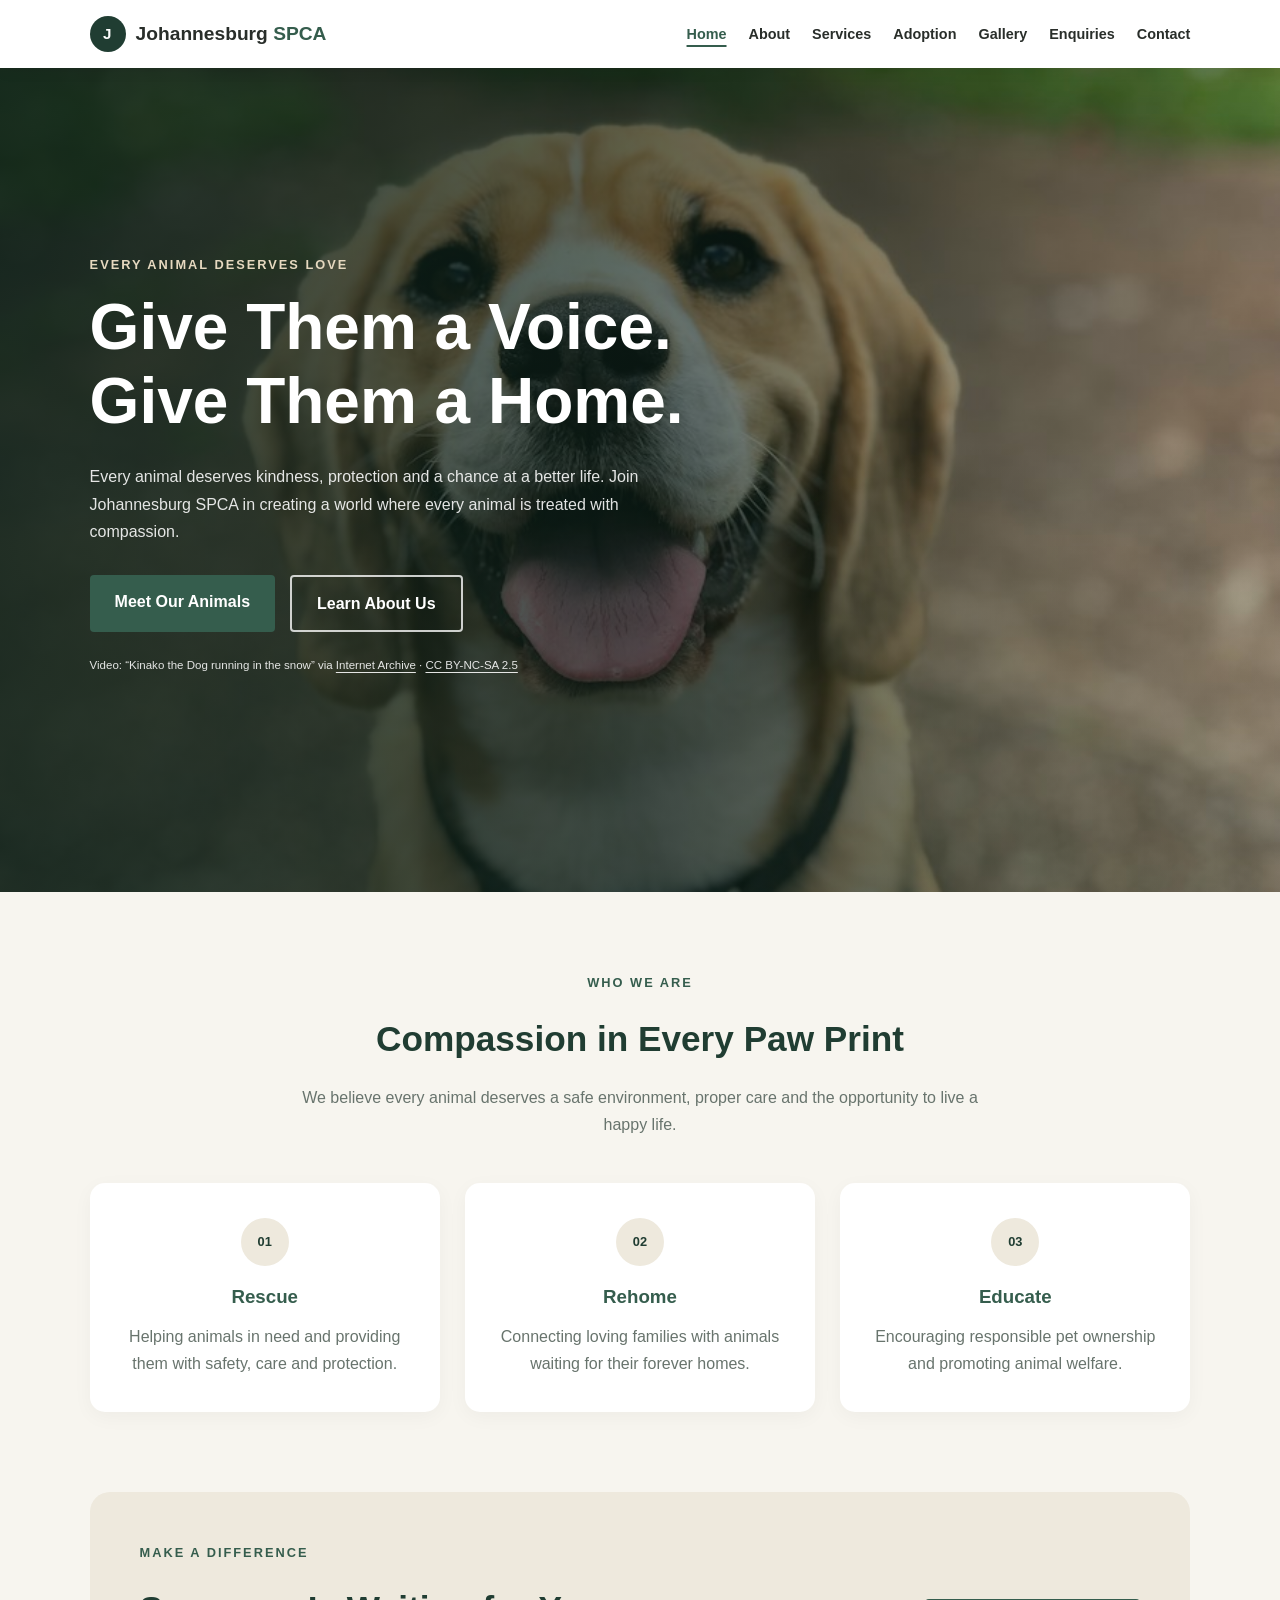
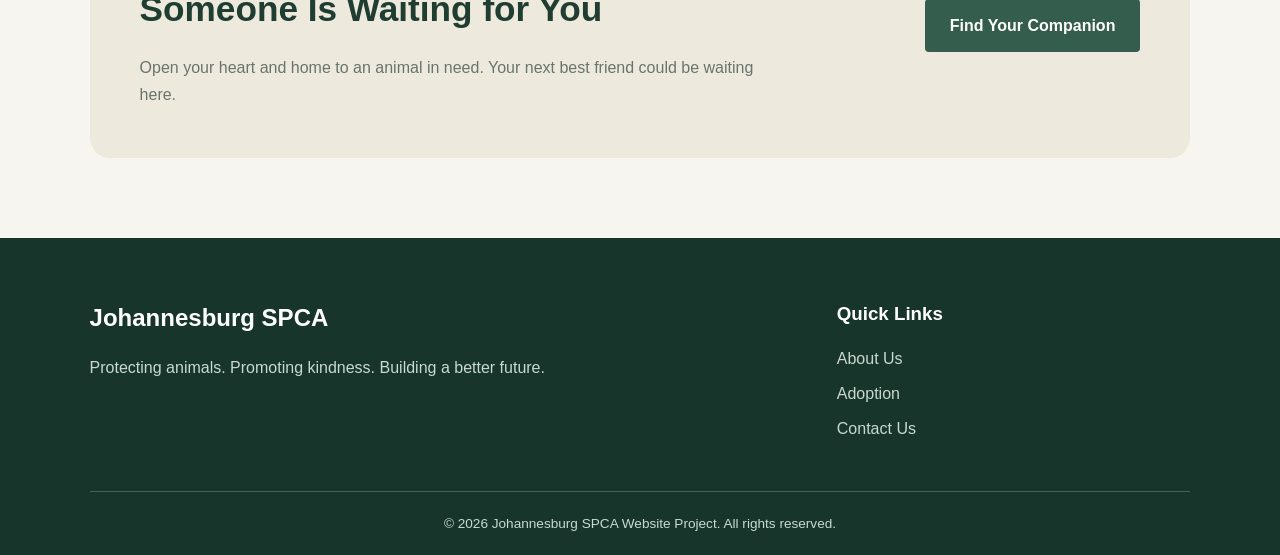
<file: index.html>
<!DOCTYPE html>
<html lang="en">
<head>
    <meta charset="UTF-8">
    <meta name="viewport" content="width=device-width, initial-scale=1.0">

    <title>Johannesburg SPCA | Protecting Animals, Changing Lives</title>

    <meta name="description" content="Discover how Johannesburg SPCA protects animals through rescue, adoption, veterinary care and community education. Help us make a difference.">

    <meta name="keywords" content="Johannesburg SPCA, animal shelter Johannesburg, animal adoption, animal welfare, animal rescue">

    <meta name="author" content="Promedi Ilunga">

    <link rel="stylesheet" href="css/style.css">

    <script src="script.js" defer></script>
</head>

<body>

    <!-- Website navigation -->
    <header class="site-header">

        <a href="index.html" class="logo">
            <span class="logo-icon" aria-hidden="true">J</span>
            <span>Johannesburg <strong>SPCA</strong></span>
        </a>

        <button class="menu-toggle" id="menuToggle" type="button"
                aria-label="Open navigation menu"
                aria-controls="mainNavigation"
                aria-expanded="false">
            ☰
        </button>

        <nav class="navigation" id="mainNavigation">
            <a href="index.html" class="active" aria-current="page">Home</a>
            <a href="about.html">About</a>
            <a href="services.html">Services</a>
            <a href="adoption.html">Adoption</a>
            <a href="gallery.html">Gallery</a>
            <a href="enquiry.html">Enquiries</a>
            <a href="contact.html">Contact</a>
        </nav>

    </header>

    <main>

        <!-- Homepage welcome section -->
        <section class="hero">

            <div class="hero-content">

                <p class="hero-label">Every animal deserves love</p>

                <h1>Give Them a Voice.<br>
                    Give Them a Home.</h1>

                <p>
                    Every animal deserves kindness, protection and a chance
                    at a better life. Join Johannesburg SPCA in creating a
                    world where every animal is treated with compassion.
                </p>

                <div class="hero-buttons">
                    <a href="adoption.html" class="btn btn-primary">
                        Meet Our Animals
                    </a>

                    <a href="about.html" class="btn btn-secondary">
                        Learn About Us
                    </a>
                </div>

                <p class="hero-attribution">
                    Video: “Kinako the Dog running in the snow” via
                    <a href="https://archive.org/details/kinakosnow022105"
                       target="_blank"
                       rel="noopener noreferrer">Internet Archive</a>
                    · <a href="https://creativecommons.org/licenses/by-nc-sa/2.5/"
                         target="_blank"
                         rel="noopener noreferrer">CC BY-NC-SA 2.5</a>
                </p>

            </div>

            <div class="hero-media">
                <img class="hero-poster"
                    src="images/dog-happy.jpg"
                    alt=""
                    fetchpriority="high">
                <video
                    class="hero-video"
                    id="heroVideo"
                    data-video-src="videos/kinako-running-in-snow.mp4"
                    muted
                    autoplay
                    loop
                    playsinline
                    preload="none"
                    poster="images/dog-happy.jpg"
                    aria-hidden="true">
                </video>
                <div class="hero-overlay" aria-hidden="true"></div>
            </div>

        </section>

        <!-- Animal welfare introduction -->
        <section class="intro-section">

            <div class="section-heading">
                <p class="section-label">Who we are</p>

                <h2>Compassion in Every Paw Print</h2>

                <p>
                    We believe every animal deserves a safe environment,
                    proper care and the opportunity to live a happy life.
                </p>
            </div>

            <div class="feature-grid">

                <article class="feature-card">
                    <div class="feature-icon" aria-hidden="true">01</div>

                    <h3>Rescue</h3>

                    <p>
                        Helping animals in need and providing them with
                        safety, care and protection.
                    </p>
                </article>

                <article class="feature-card">
                    <div class="feature-icon" aria-hidden="true">02</div>

                    <h3>Rehome</h3>

                    <p>
                        Connecting loving families with animals waiting
                        for their forever homes.
                    </p>
                </article>

                <article class="feature-card">
                    <div class="feature-icon" aria-hidden="true">03</div>

                    <h3>Educate</h3>

                    <p>
                        Encouraging responsible pet ownership and
                        promoting animal welfare.
                    </p>
                </article>

            </div>

        </section>

        <!-- Adoption call to action -->
        <section class="adoption-banner">

            <div>
                <p class="section-label">Make a difference</p>

                <h2>Someone Is Waiting for You</h2>

                <p>
                    Open your heart and home to an animal in need.
                    Your next best friend could be waiting here.
                </p>
            </div>

            <a href="adoption.html" class="btn btn-primary">
                Find Your Companion
            </a>

        </section>

    </main>

    <!-- Website footer -->
    <footer class="site-footer">

        <div class="footer-content">

            <div>
                <h2>Johannesburg SPCA</h2>

                <p>
                    Protecting animals. Promoting kindness.
                    Building a better future.
                </p>
            </div>

            <div>
                <h3>Quick Links</h3>

                <a href="about.html">About Us</a>
                <a href="adoption.html">Adoption</a>
                <a href="contact.html">Contact Us</a>
            </div>

        </div>

        <p class="copyright">
            &copy; 2026 Johannesburg SPCA Website Project.
            All rights reserved.
        </p>

    </footer>

</body>
</html>
</file>
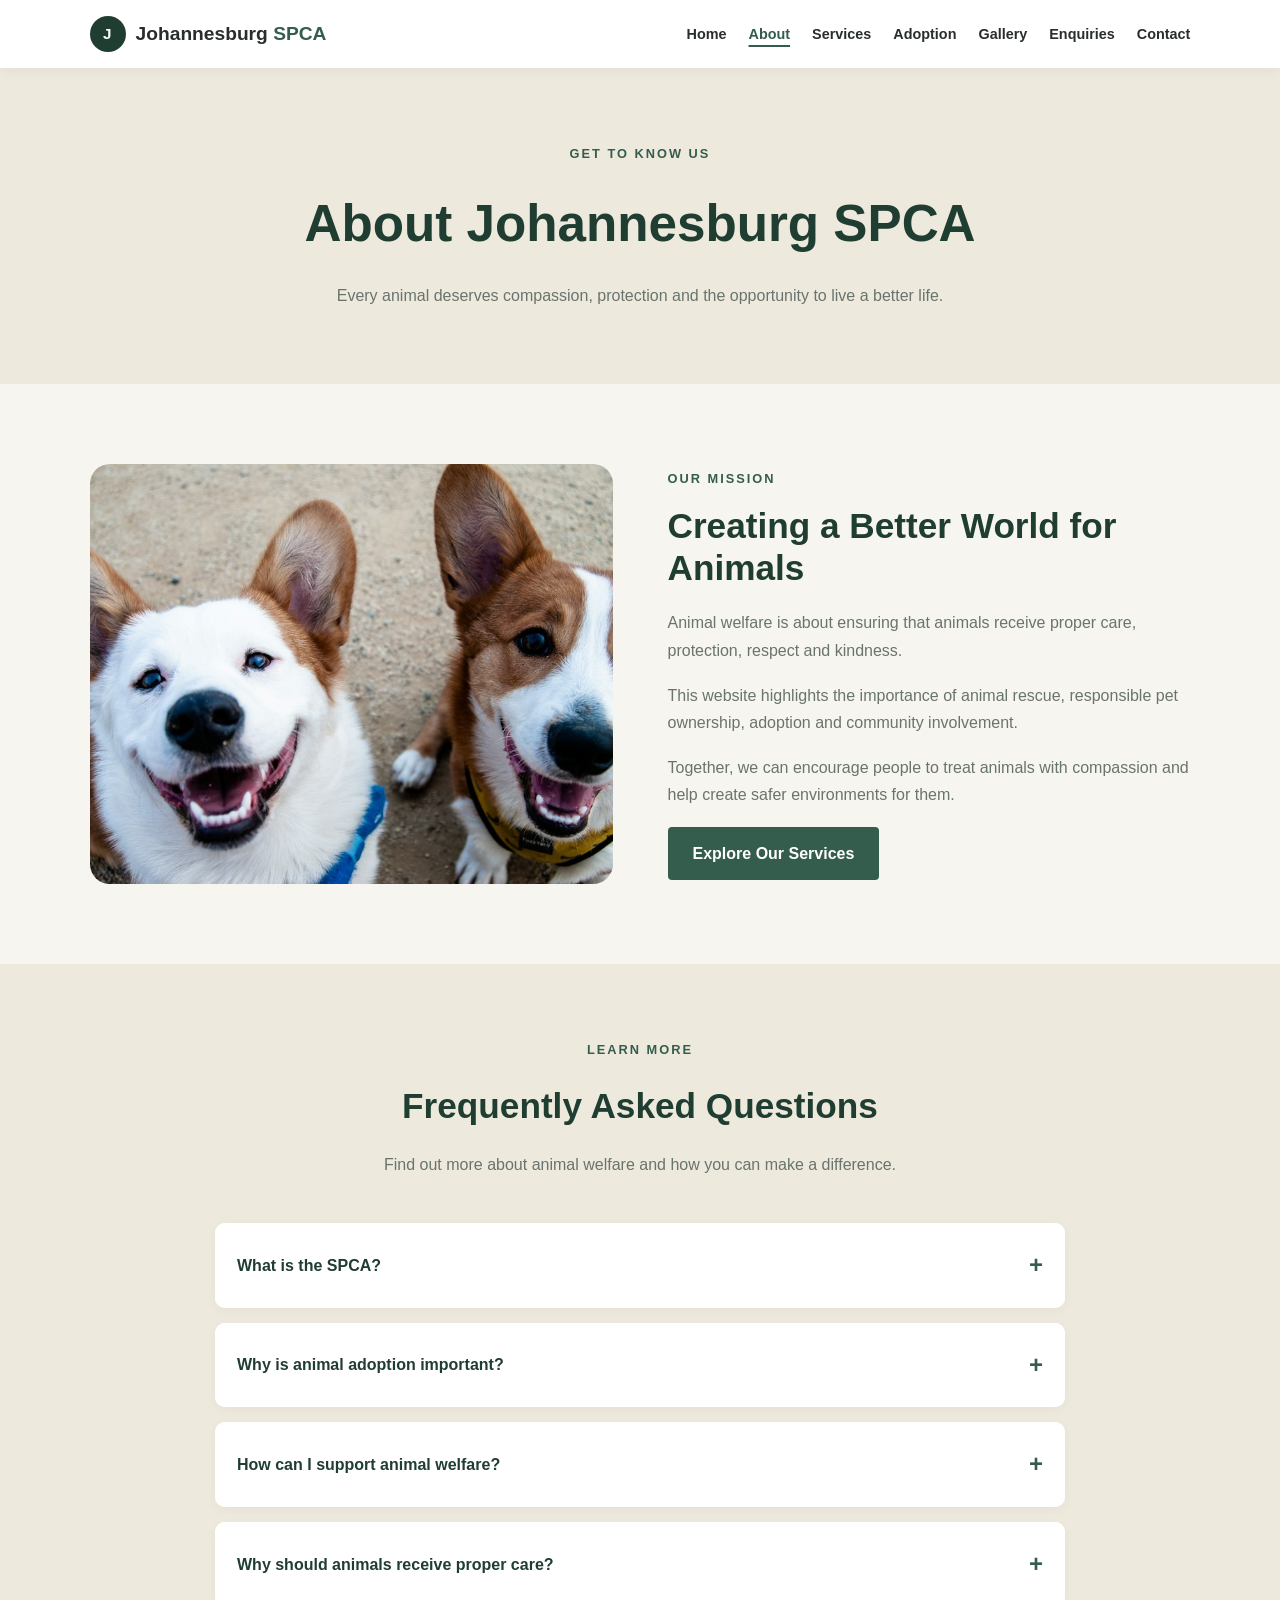
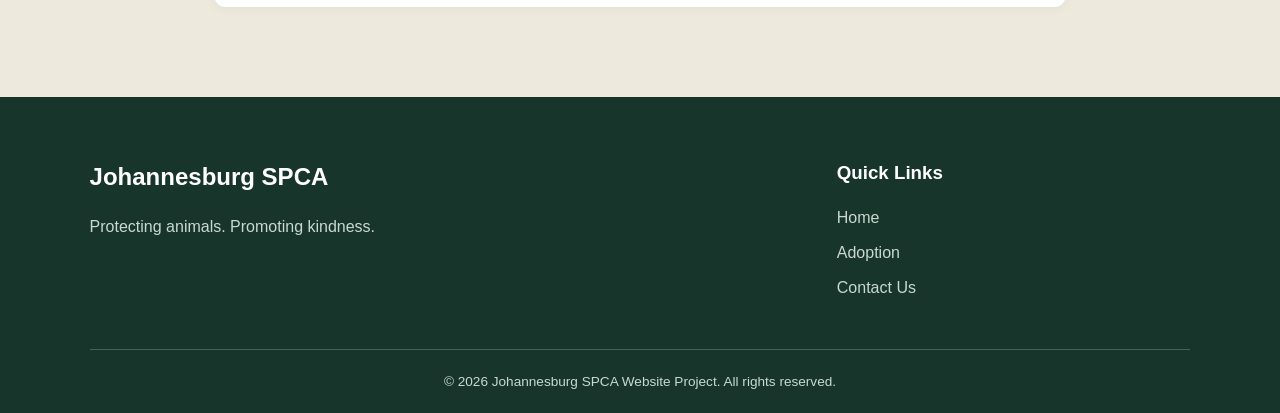
<file: about.html>
<!DOCTYPE html>
<html lang="en">
<head>
    <meta charset="UTF-8">
    <meta name="viewport" content="width=device-width, initial-scale=1.0">

    <title>About Us | Johannesburg SPCA</title>

    <meta name="description" content="Learn about the Johannesburg SPCA website project, its animal welfare mission, rescue work and ways to support animal protection.">

    <meta name="keywords" content="About Johannesburg SPCA, animal welfare, animal protection, animal rescue">

    <link rel="stylesheet" href="css/style.css">
    <script src="script.js" defer></script>
</head>

<body>

    <header class="site-header">

        <a href="index.html" class="logo">
            <span class="logo-icon" aria-hidden="true">J</span>
            <span>Johannesburg <strong>SPCA</strong></span>
        </a>

        <button class="menu-toggle" id="menuToggle" type="button"
                aria-label="Open navigation menu"
                aria-controls="mainNavigation"
                aria-expanded="false">
            ☰
        </button>

        <nav class="navigation" id="mainNavigation">
            <a href="index.html">Home</a>
            <a href="about.html" class="active" aria-current="page">About</a>
            <a href="services.html">Services</a>
            <a href="adoption.html">Adoption</a>
            <a href="gallery.html">Gallery</a>
            <a href="enquiry.html">Enquiries</a>
            <a href="contact.html">Contact</a>
        </nav>

    </header>

    <main>

        <!-- About page introduction -->

        <section class="page-banner">

            <p class="section-label">Get to know us</p>

            <h1>About Johannesburg SPCA</h1>

            <p>
                Every animal deserves compassion, protection
                and the opportunity to live a better life.
            </p>

        </section>

        <!-- Our mission -->

        <section class="about-content">

            <div class="about-image">
                <img
                    src="images/dog-care.jpg"
                    alt="A dog receiving attention and affection"
                    loading="lazy"
                    decoding="async">
            </div>

            <div class="about-text">

                <p class="section-label">Our mission</p>

                <h2>Creating a Better World for Animals</h2>

                <p>
                    Animal welfare is about ensuring that animals
                    receive proper care, protection, respect and
                    kindness.
                </p>

                <p>
                    This website highlights the importance of
                    animal rescue, responsible pet ownership,
                    adoption and community involvement.
                </p>

                <p>
                    Together, we can encourage people to treat
                    animals with compassion and help create
                    safer environments for them.
                </p>

                <a href="services.html" class="btn btn-primary">
                    Explore Our Services
                </a>

            </div>

        </section>

        <!-- Interactive accordion -->

        <section class="faq-section">

            <div class="section-heading">

                <p class="section-label">Learn more</p>

                <h2>Frequently Asked Questions</h2>

                <p>
                    Find out more about animal welfare
                    and how you can make a difference.
                </p>

            </div>

            <div class="accordion">

                <div class="accordion-item">

                    <button class="accordion-button" type="button"
                            aria-controls="faq-spca"
                            aria-expanded="false">
                        What is the SPCA?
                        <span class="accordion-icon">+</span>
                    </button>

                    <div class="accordion-content" id="faq-spca" hidden>
                        <p>
                            SPCA stands for Society for the Prevention
                            of Cruelty to Animals. It focuses on
                            protecting animals and promoting their
                            welfare.
                        </p>
                    </div>

                </div>

                <div class="accordion-item">

                    <button class="accordion-button" type="button"
                            aria-controls="faq-adoption"
                            aria-expanded="false">
                        Why is animal adoption important?
                        <span class="accordion-icon">+</span>
                    </button>

                    <div class="accordion-content" id="faq-adoption" hidden>
                        <p>
                            Adoption gives animals an opportunity
                            to find loving homes and encourages
                            responsible pet ownership.
                        </p>
                    </div>

                </div>

                <div class="accordion-item">

                    <button class="accordion-button" type="button"
                            aria-controls="faq-support"
                            aria-expanded="false">
                        How can I support animal welfare?
                        <span class="accordion-icon">+</span>
                    </button>

                    <div class="accordion-content" id="faq-support" hidden>
                        <p>
                            You can support animal welfare through
                            responsible pet ownership, volunteering,
                            donations and spreading awareness.
                        </p>
                    </div>

                </div>

                <div class="accordion-item">

                    <button class="accordion-button" type="button"
                            aria-controls="faq-care"
                            aria-expanded="false">
                        Why should animals receive proper care?
                        <span class="accordion-icon">+</span>
                    </button>

                    <div class="accordion-content" id="faq-care" hidden>
                        <p>
                            Animals need suitable food, clean water,
                            shelter, veterinary attention and
                            protection from cruelty.
                        </p>
                    </div>

                </div>

            </div>

        </section>

    </main>

    <footer class="site-footer">

        <div class="footer-content">

            <div>
                <h2>Johannesburg SPCA</h2>
                <p>Protecting animals. Promoting kindness.</p>
            </div>

            <div>
                <h3>Quick Links</h3>
                <a href="index.html">Home</a>
                <a href="adoption.html">Adoption</a>
                <a href="contact.html">Contact Us</a>
            </div>

        </div>

        <p class="copyright">
            &copy; 2026 Johannesburg SPCA Website Project.
            All rights reserved.
        </p>

    </footer>

</body>
</html>
</file>
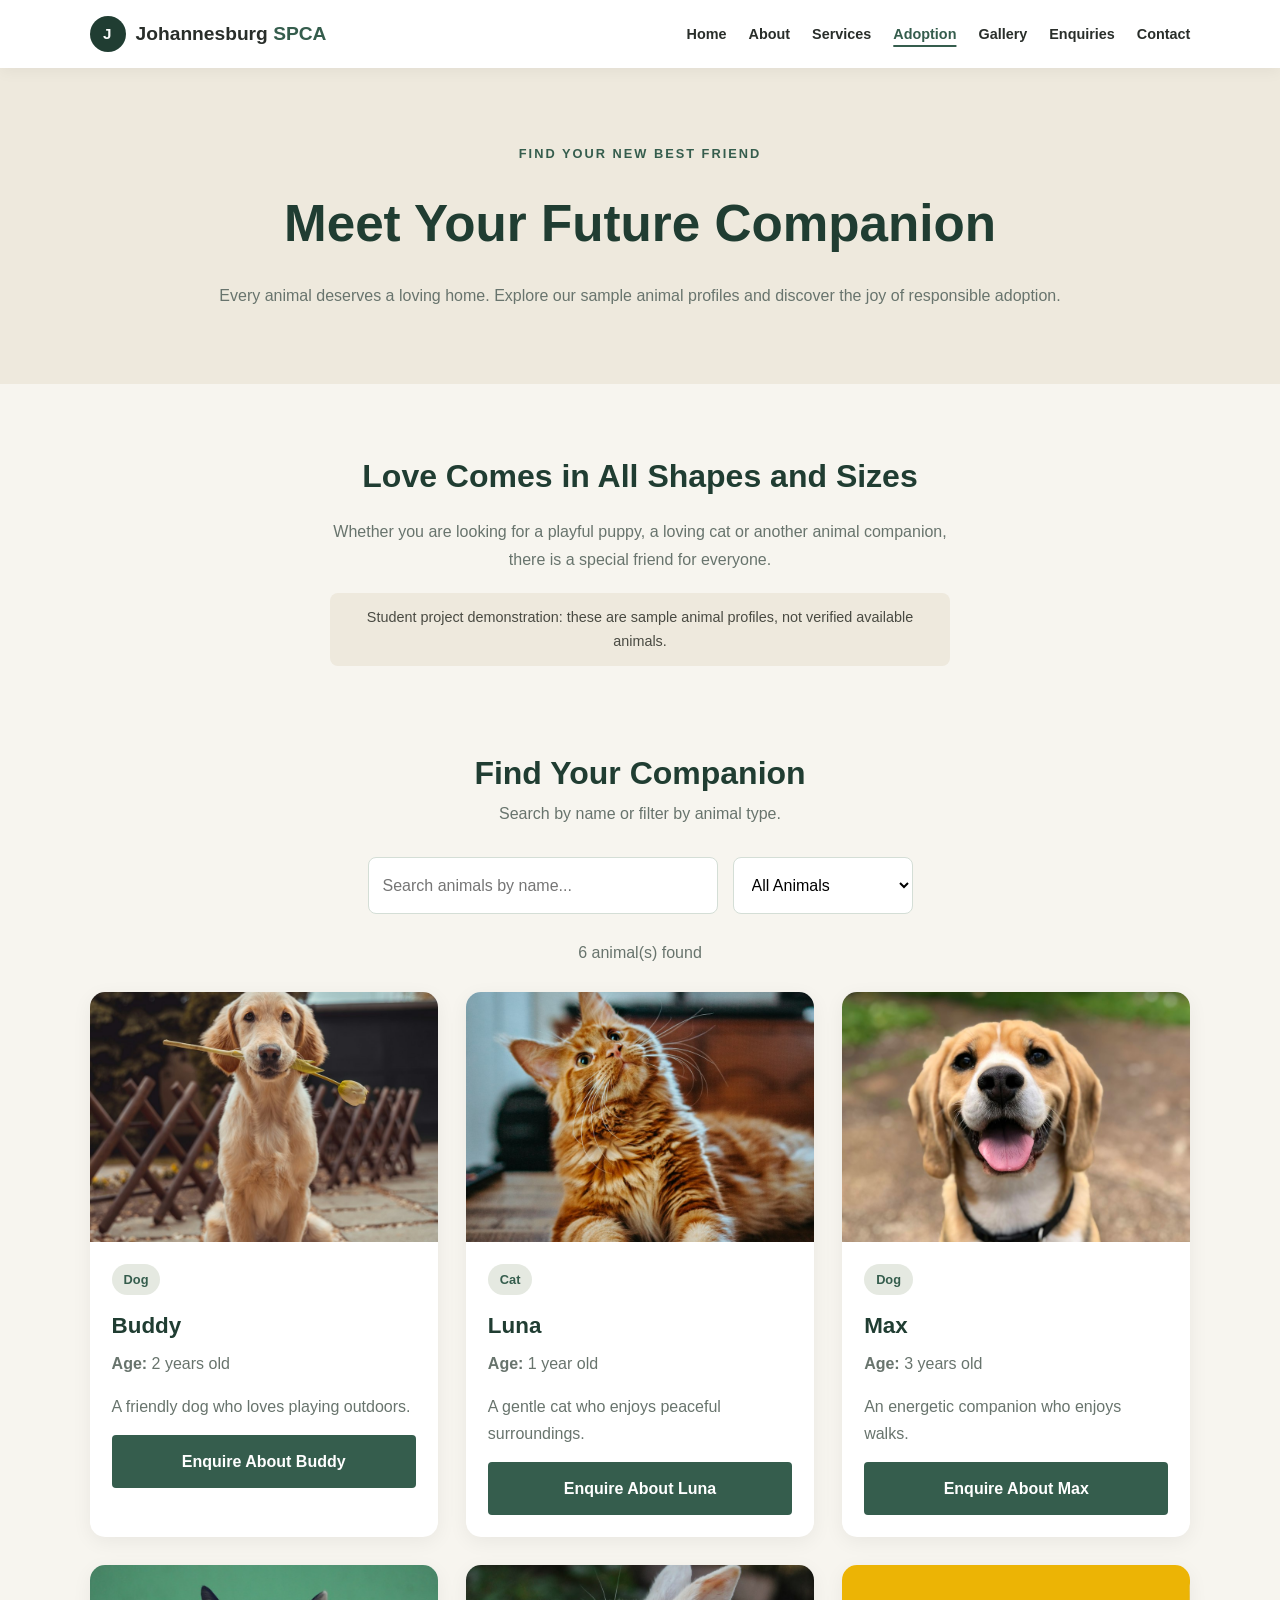
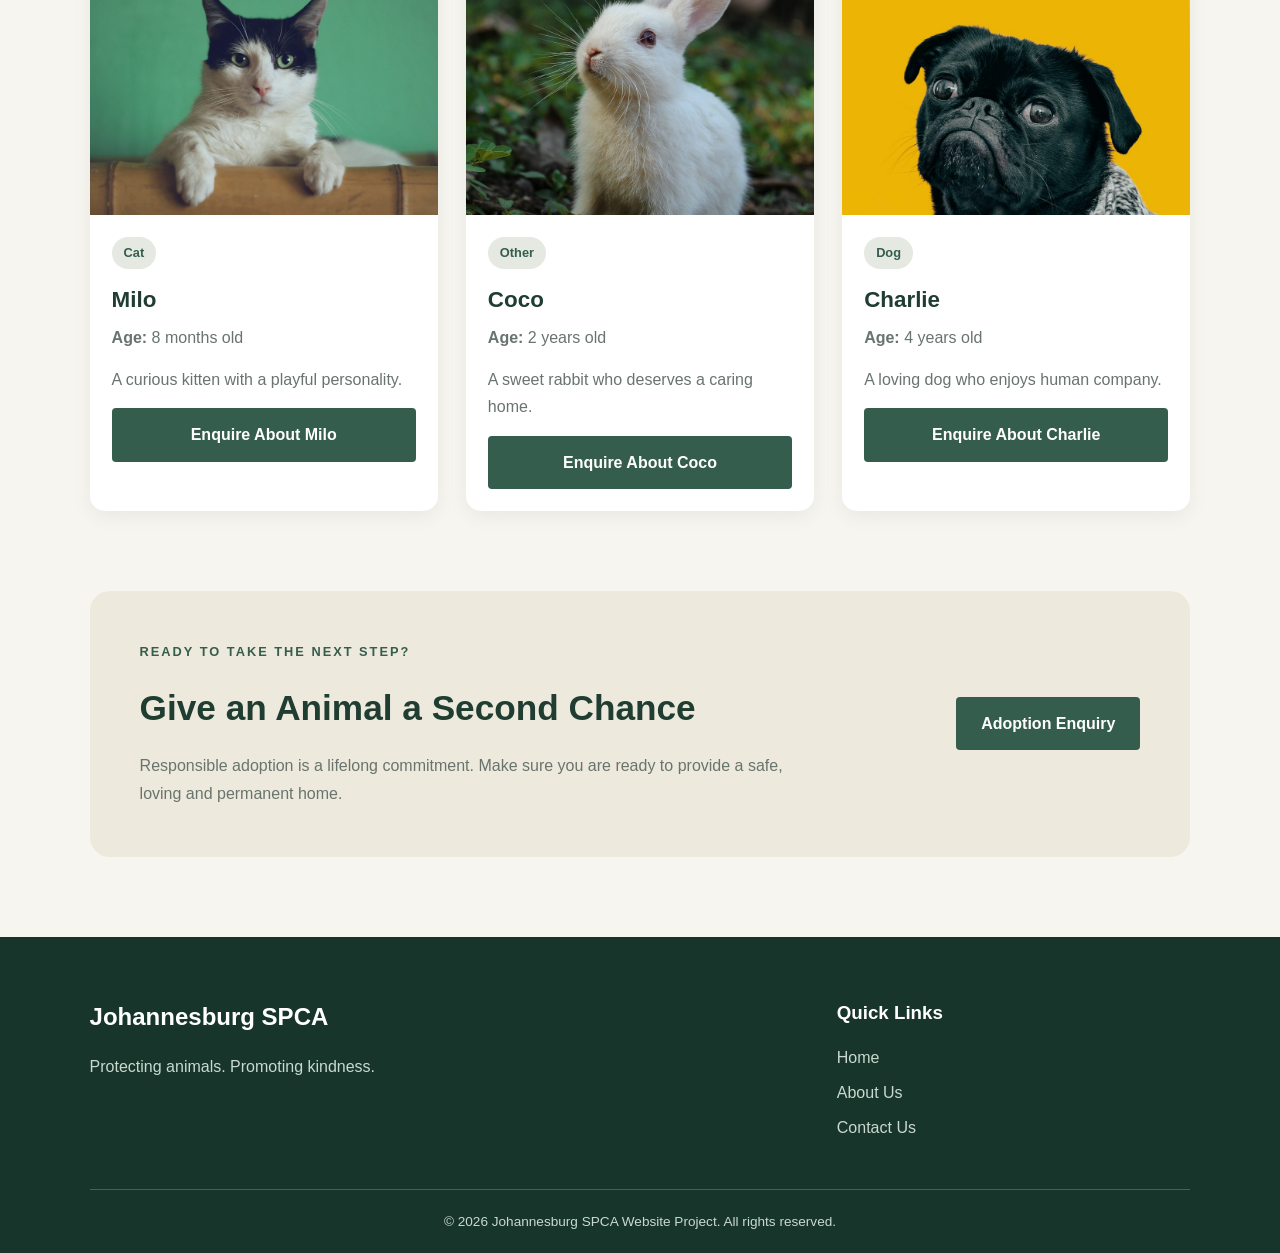
<file: adoption.html>
<!DOCTYPE html>
<html lang="en">

<head>
    <meta charset="UTF-8">
    <meta name="viewport" content="width=device-width, initial-scale=1.0">

    <title>Animal Adoption | Johannesburg SPCA</title>

    <meta name="description" content="Explore animal profiles and learn about responsible pet adoption through our Johannesburg SPCA website project.">

    <meta name="keywords" content="animal adoption Johannesburg, adopt a dog, adopt a cat, animal shelter">

    <meta name="author" content="Promedi Ilunga">

    <link rel="stylesheet" href="css/style.css">
    <script src="script.js" defer></script>
</head>

<body>

    <!-- Navigation -->
    <header class="site-header">

        <a href="index.html" class="logo">
            <span class="logo-icon" aria-hidden="true">J</span>
            <span>Johannesburg <strong>SPCA</strong></span>
        </a>

        <button class="menu-toggle" id="menuToggle" type="button"
                aria-label="Open navigation menu"
                aria-controls="mainNavigation"
                aria-expanded="false">
            ☰
        </button>

        <nav class="navigation" id="mainNavigation">
            <a href="index.html">Home</a>
            <a href="about.html">About</a>
            <a href="services.html">Services</a>
            <a href="adoption.html" class="active" aria-current="page">Adoption</a>
            <a href="gallery.html">Gallery</a>
            <a href="enquiry.html">Enquiries</a>
            <a href="contact.html">Contact</a>
        </nav>

    </header>

    <main>

        <!-- Page heading -->
        <section class="page-banner">

            <p class="section-label">Find your new best friend</p>

            <h1>Meet Your Future Companion</h1>

            <p>
                Every animal deserves a loving home.
                Explore our sample animal profiles and discover
                the joy of responsible adoption.
            </p>

        </section>

        <!-- Adoption introduction -->
        <section class="adoption-intro">

            <h2>Love Comes in All Shapes and Sizes</h2>

            <p>
                Whether you are looking for a playful puppy,
                a loving cat or another animal companion,
                there is a special friend for everyone.
            </p>

            <p class="demo-notice">
                Student project demonstration: these are sample
                animal profiles, not verified available animals.
            </p>

        </section>

        <!-- Search and filter -->
        <section class="animal-search-section">

            <div class="search-heading">
                <h2>Find Your Companion</h2>
                <p>Search by name or filter by animal type.</p>
            </div>

            <div class="animal-controls">

                <input
                    type="search"
                    id="animalSearch"
                    placeholder="Search animals by name..."
                    aria-label="Search animals by name">

                <select id="animalFilter" aria-label="Filter animals by type">

                    <option value="all">All Animals</option>
                    <option value="Dog">Dogs</option>
                    <option value="Cat">Cats</option>
                    <option value="Other">Other Animals</option>

                </select>

            </div>

            <p id="animalCount" class="animal-count"
               aria-live="polite">
                Loading animals...
            </p>

            <!-- JavaScript will display animal cards here -->
            <div class="animal-grid" id="animalGrid"></div>

            <p id="noAnimals" class="no-animals" hidden>
                No animals match your search. Please try another name
                or category.
            </p>

        </section>

        <!-- Adoption information -->
        <section class="adoption-banner">

            <div>

                <p class="section-label">Ready to take the next step?</p>

                <h2>Give an Animal a Second Chance</h2>

                <p>
                    Responsible adoption is a lifelong commitment.
                    Make sure you are ready to provide a safe,
                    loving and permanent home.
                </p>

            </div>

            <a href="enquiry.html" class="btn btn-primary">
                Adoption Enquiry
            </a>

        </section>

    </main>

    <!-- Footer -->
    <footer class="site-footer">

        <div class="footer-content">

            <div>
                <h2>Johannesburg SPCA</h2>
                <p>Protecting animals. Promoting kindness.</p>
            </div>

            <div>
                <h3>Quick Links</h3>
                <a href="index.html">Home</a>
                <a href="about.html">About Us</a>
                <a href="contact.html">Contact Us</a>
            </div>

        </div>

        <p class="copyright">
            &copy; 2026 Johannesburg SPCA Website Project.
            All rights reserved.
        </p>

    </footer>

</body>
</html>
</file>
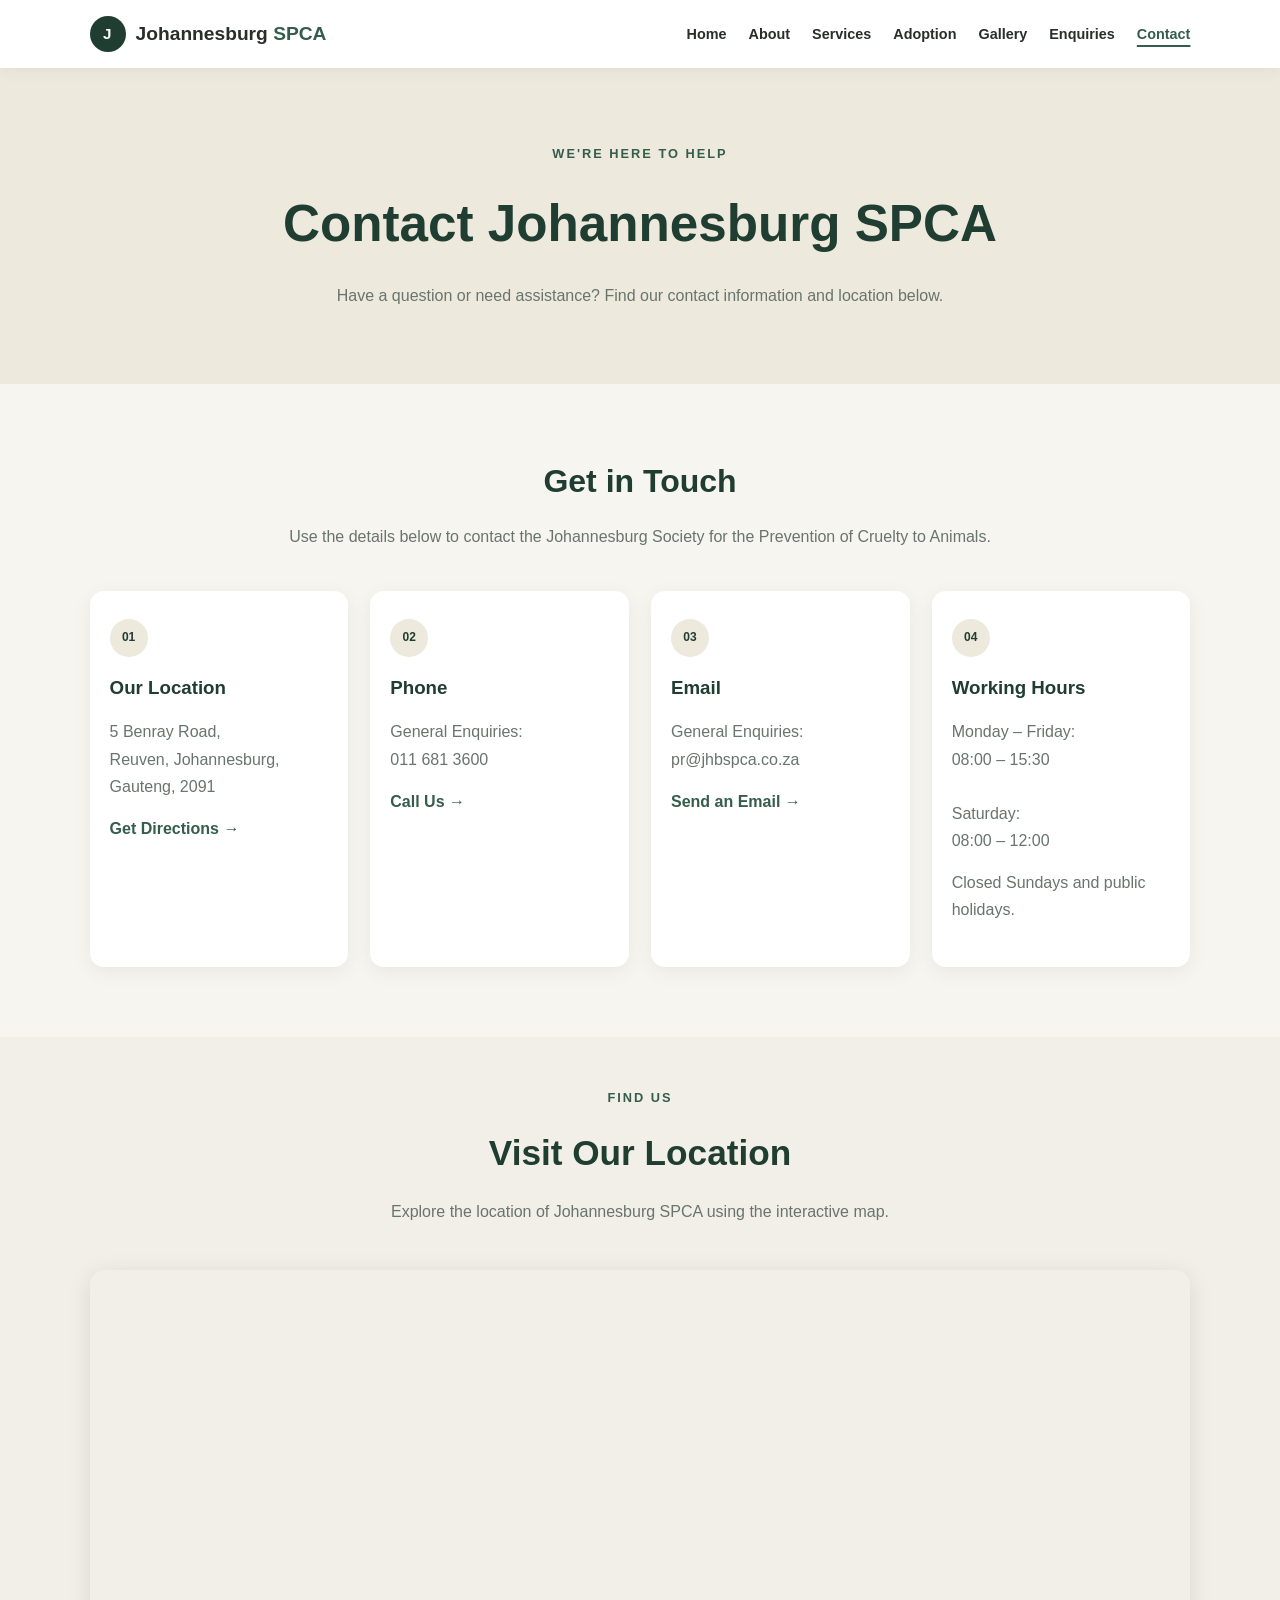
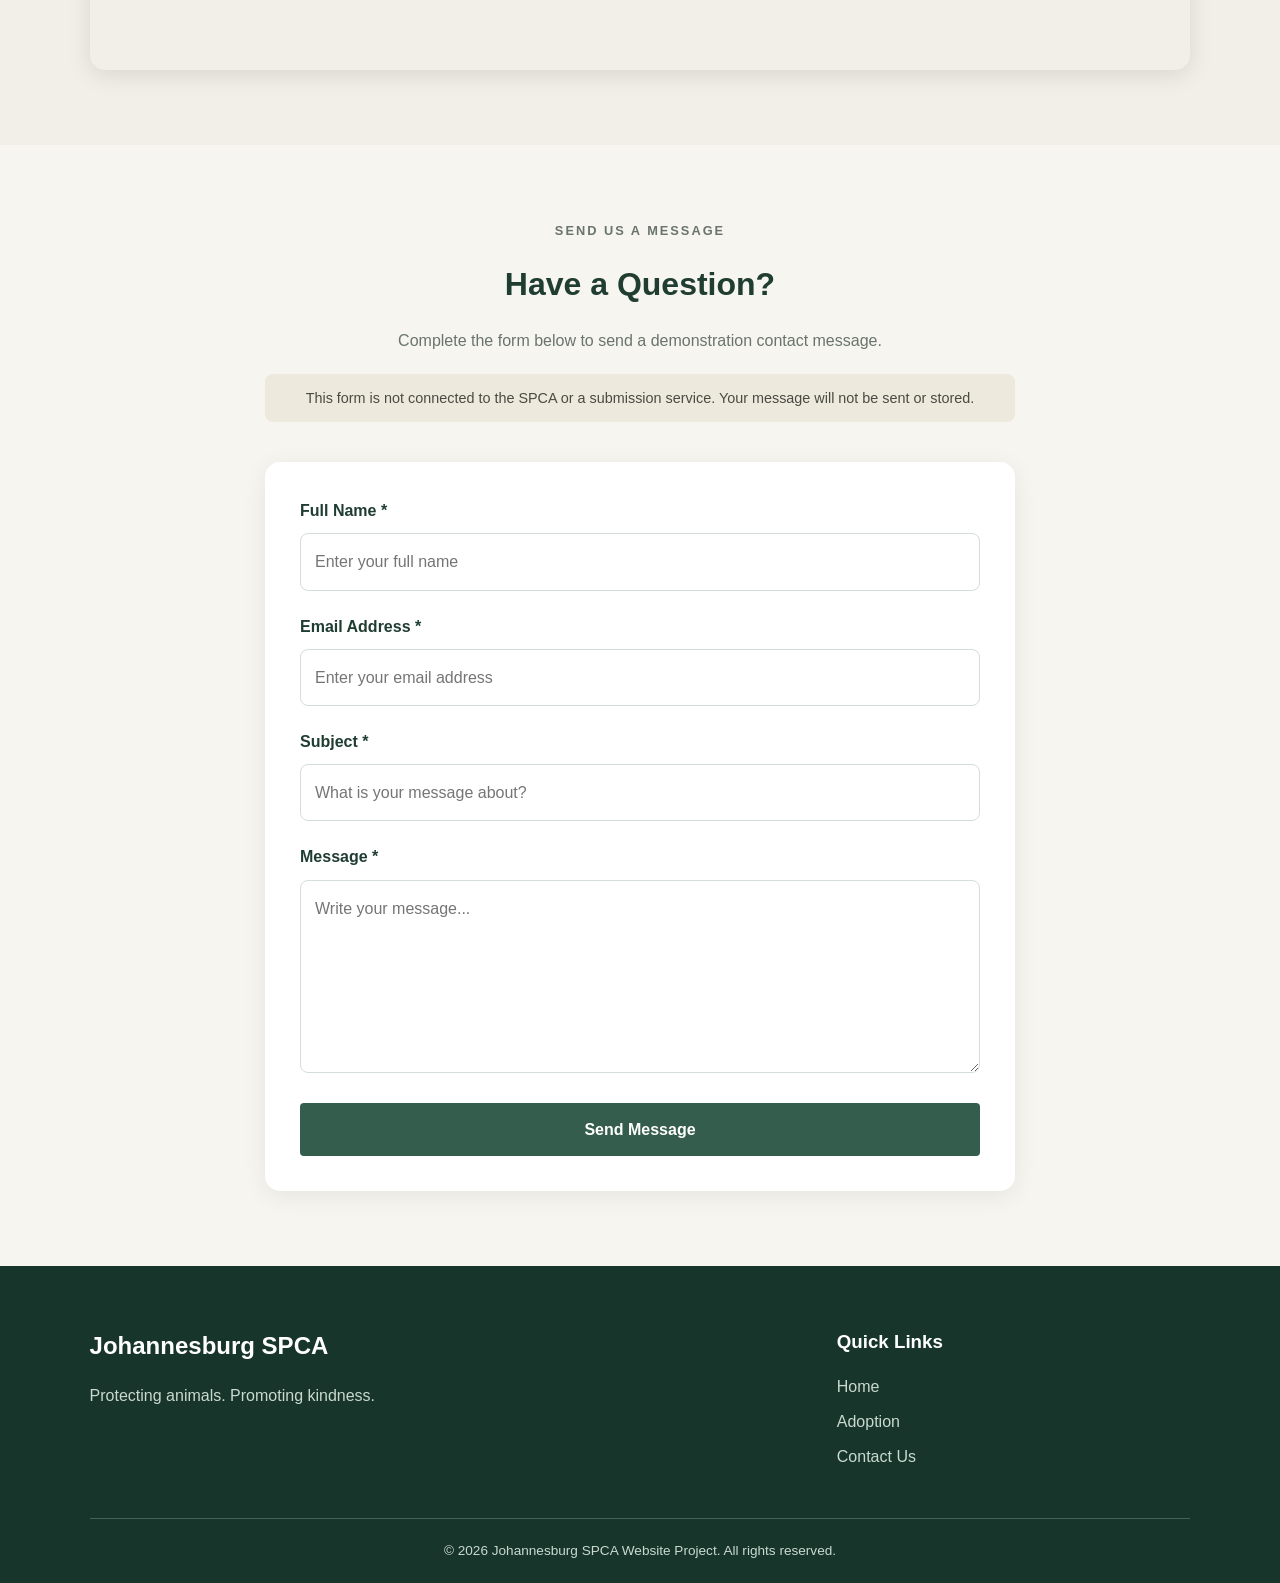
<file: contact.html>
<!DOCTYPE html>
<html lang="en">

<head>
    <meta charset="UTF-8">
    <meta name="viewport" content="width=device-width, initial-scale=1.0">

    <title>Contact Us | Johannesburg SPCA</title>

    <meta name="description" content="Find Johannesburg SPCA contact details, location and ways to get in touch.">

    <meta name="keywords" content="Johannesburg SPCA contact, animal welfare Johannesburg, SPCA address">

    <meta name="author" content="Promedi Ilunga">

    <link rel="stylesheet" href="css/style.css">
    <script src="script.js" defer></script>

</head>

<body>

    <!-- Navigation -->
    <header class="site-header">

        <a href="index.html" class="logo">
            <span class="logo-icon" aria-hidden="true">J</span>
            <span>Johannesburg <strong>SPCA</strong></span>
        </a>

        <button class="menu-toggle" id="menuToggle" type="button"
                aria-label="Open navigation menu"
                aria-controls="mainNavigation"
                aria-expanded="false">
            ☰
        </button>

        <nav class="navigation" id="mainNavigation">
            <a href="index.html">Home</a>
            <a href="about.html">About</a>
            <a href="services.html">Services</a>
            <a href="adoption.html">Adoption</a>
            <a href="gallery.html">Gallery</a>
            <a href="enquiry.html">Enquiries</a>
            <a href="contact.html" class="active" aria-current="page">Contact</a>
        </nav>

    </header>

    <main>

        <!-- Page heading -->
        <section class="page-banner">

            <p class="section-label">We're here to help</p>

            <h1>Contact Johannesburg SPCA</h1>

            <p>
                Have a question or need assistance?
                Find our contact information and location below.
            </p>

        </section>

        <!-- Contact information -->
        <section class="contact-section">

            <div class="contact-heading">

                <h2>Get in Touch</h2>

                <p>
                    Use the details below to contact the
                    Johannesburg Society for the Prevention
                    of Cruelty to Animals.
                </p>

            </div>

            <div class="contact-grid">

                <article class="contact-card">

                    <span class="contact-icon" aria-hidden="true">01</span>

                    <h3>Our Location</h3>

                    <p>
                        5 Benray Road,<br>
                        Reuven, Johannesburg,<br>
                        Gauteng, 2091
                    </p>

                    <a href="https://www.google.com/maps/search/?api=1&query=Johannesburg+SPCA+5+Benray+Road+Reuven"
                       target="_blank"
                       rel="noopener noreferrer">
                        Get Directions →
                    </a>

                </article>

                <article class="contact-card">

                    <span class="contact-icon" aria-hidden="true">02</span>

                    <h3>Phone</h3>

                    <p>
                        General Enquiries:<br>
                        011 681 3600
                    </p>

                    <a href="tel:+27116813600">
                        Call Us →
                    </a>

                </article>

                <article class="contact-card">

                    <span class="contact-icon" aria-hidden="true">03</span>

                    <h3>Email</h3>

                    <p>
                        General Enquiries:<br>
                        pr@jhbspca.co.za
                    </p>

                    <a href="mailto:pr@jhbspca.co.za">
                        Send an Email →
                    </a>

                </article>

                <article class="contact-card">

                    <span class="contact-icon" aria-hidden="true">04</span>

                    <h3>Working Hours</h3>

                    <p>
                        Monday – Friday:<br>
                        08:00 – 15:30<br><br>

                        Saturday:<br>
                        08:00 – 12:00
                    </p>

                    <p>Closed Sundays and public holidays.</p>

                </article>

            </div>

        </section>

        <!-- Interactive map -->
        <section class="map-section">

            <div class="section-heading">

                <p class="section-label">Find us</p>

                <h2>Visit Our Location</h2>

                <p>
                    Explore the location of Johannesburg SPCA
                    using the interactive map.
                </p>

            </div>

            <div class="map-container">

                <iframe
                    src="https://maps.google.com/maps?q=Johannesburg%20SPCA%2C%205%20Benray%20Road%2C%20Reuven%2C%20Johannesburg&t=&z=14&ie=UTF8&iwloc=&output=embed"
                    width="100%"
                    height="400"
                    style="border:0;"
                    loading="lazy"
                    allowfullscreen
                    referrerpolicy="no-referrer-when-downgrade"
                    title="Map showing the Johannesburg SPCA location">
                </iframe>

            </div>

        </section>

        <!-- Contact form -->
        <section class="contact-form-section">

            <div class="contact-form-heading">

                <p class="section-label">Send us a message</p>

                <h2>Have a Question?</h2>

                <p>
                    Complete the form below to send a
                    demonstration contact message.
                </p>
                <p class="demo-notice">
                    This form is not connected to the SPCA or a submission service.
                    Your message will not be sent or stored.
                </p>

            </div>

            <form id="contactForm" class="contact-form">

                <div class="form-group">

                    <label for="contactName">Full Name *</label>

                    <input
                        type="text"
                        id="contactName"
                        name="name"
                        placeholder="Enter your full name"
                        minlength="2"
                        maxlength="80"
                        required>

                </div>

                <div class="form-group">

                    <label for="contactEmail">Email Address *</label>

                    <input
                        type="email"
                        id="contactEmail"
                        name="email"
                        placeholder="Enter your email address"
                        required>

                </div>

                <div class="form-group">

                    <label for="contactSubject">Subject *</label>

                    <input
                        type="text"
                        id="contactSubject"
                        name="subject"
                        placeholder="What is your message about?"
                        minlength="3"
                        maxlength="100"
                        required>

                </div>

                <div class="form-group">

                    <label for="contactMessage">Message *</label>

                    <textarea
                        id="contactMessage"
                        name="message"
                        rows="6"
                        minlength="10"
                        maxlength="1000"
                        placeholder="Write your message..."
                        required></textarea>

                </div>

                <button type="submit"
                        id="contactSubmit"
                        class="btn btn-primary">
                    Send Message
                </button>

                <p id="contactStatus"
                   class="form-status"
                   role="status"
                   aria-live="polite"></p>

            </form>

        </section>

    </main>

    <!-- Footer -->
    <footer class="site-footer">

        <div class="footer-content">

            <div>
                <h2>Johannesburg SPCA</h2>
                <p>Protecting animals. Promoting kindness.</p>
            </div>

            <div>
                <h3>Quick Links</h3>
                <a href="index.html">Home</a>
                <a href="adoption.html">Adoption</a>
                <a href="contact.html">Contact Us</a>
            </div>

        </div>

        <p class="copyright">
            &copy; 2026 Johannesburg SPCA Website Project.
            All rights reserved.
        </p>

    </footer>

</body>
</html>
</file>
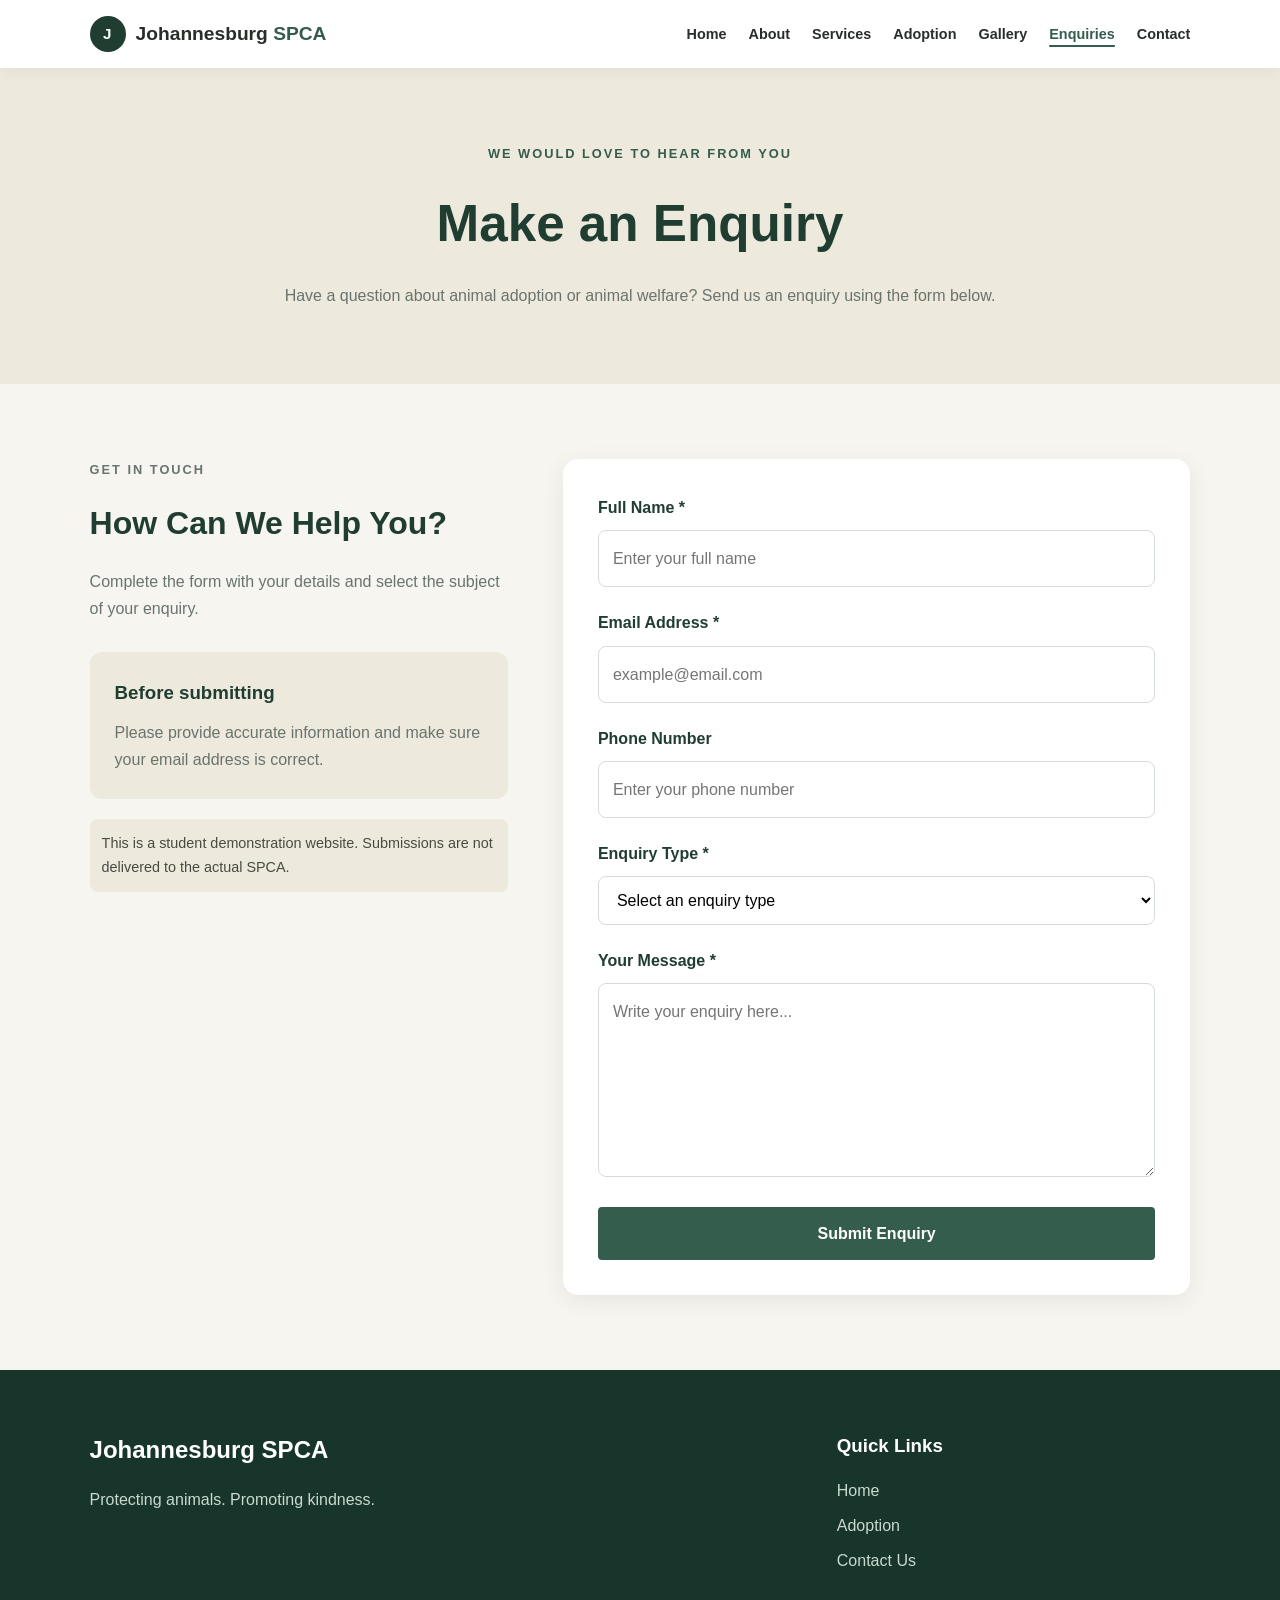
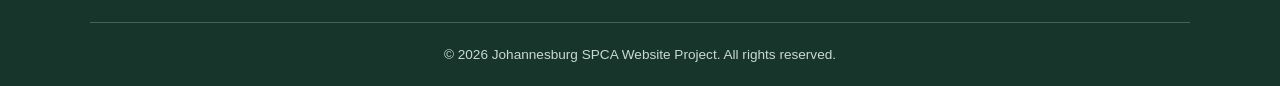
<file: enquiry.html>
<!DOCTYPE html>
<html lang="en">
<head>
    <meta charset="UTF-8">
    <meta name="viewport" content="width=device-width, initial-scale=1.0">

    <title>Enquiries | Johannesburg SPCA</title>

    <meta name="description" content="Contact our student animal welfare website project with adoption and animal welfare enquiries.">
    <meta name="keywords" content="Johannesburg animal welfare enquiry, adoption enquiry, SPCA project contact">

    <link rel="stylesheet" href="css/style.css">
    <script src="script.js" defer></script>
</head>

<body>

    <header class="site-header">

        <a href="index.html" class="logo">
            <span class="logo-icon" aria-hidden="true">J</span>
            <span>Johannesburg <strong>SPCA</strong></span>
        </a>

        <button class="menu-toggle" id="menuToggle" type="button"
                aria-label="Open navigation menu"
                aria-controls="mainNavigation"
                aria-expanded="false">
            ☰
        </button>

        <nav class="navigation" id="mainNavigation">
            <a href="index.html">Home</a>
            <a href="about.html">About</a>
            <a href="services.html">Services</a>
            <a href="adoption.html">Adoption</a>
            <a href="gallery.html">Gallery</a>
            <a href="enquiry.html" class="active" aria-current="page">Enquiries</a>
            <a href="contact.html">Contact</a>
        </nav>

    </header>

    <main>

        <section class="page-banner">
            <p class="section-label">We would love to hear from you</p>

            <h1>Make an Enquiry</h1>

            <p>
                Have a question about animal adoption or animal welfare?
                Send us an enquiry using the form below.
            </p>
        </section>

        <section class="enquiry-section">

            <div class="enquiry-information">

                <p class="section-label">Get in touch</p>

                <h2>How Can We Help You?</h2>

                <p>
                    Complete the form with your details and select
                    the subject of your enquiry.
                </p>

                <div class="enquiry-note">
                    <h3>Before submitting</h3>

                    <p>
                        Please provide accurate information and
                        make sure your email address is correct.
                    </p>
                </div>

                <p class="demo-notice">
                    This is a student demonstration website.
                    Submissions are not delivered to the actual SPCA.
                </p>

            </div>

            <div class="enquiry-form-container">

                <form id="enquiryForm">

                    <div class="form-group">
                        <label for="fullName">Full Name *</label>

                        <input
                            type="text"
                            id="fullName"
                            name="fullName"
                            placeholder="Enter your full name"
                            minlength="2"
                            maxlength="80"
                            required>
                    </div>

                    <div class="form-group">
                        <label for="email">Email Address *</label>

                        <input
                            type="email"
                            id="email"
                            name="email"
                            placeholder="example@email.com"
                            required>
                    </div>

                    <div class="form-group">
                        <label for="phone">Phone Number</label>

                        <input
                            type="tel"
                            id="phone"
                            name="phone"
                            placeholder="Enter your phone number"
                            pattern="[0-9+() -]{7,20}">
                    </div>

                    <div class="form-group">
                        <label for="enquiryType">Enquiry Type *</label>

                        <select id="enquiryType"
                                name="enquiryType"
                                required>

                            <option value="">Select an enquiry type</option>
                            <option value="Adoption">Animal Adoption</option>
                            <option value="Rescue">Animal Rescue</option>
                            <option value="Volunteering">Volunteering</option>
                            <option value="Donations">Donations</option>
                            <option value="General">General Enquiry</option>

                        </select>
                    </div>

                    <div class="form-group">
                        <label for="message">Your Message *</label>

                        <textarea
                            id="message"
                            name="message"
                            rows="6"
                            minlength="10"
                            maxlength="1000"
                            placeholder="Write your enquiry here..."
                            required></textarea>
                    </div>

                    <button type="submit"
                            id="submitEnquiry"
                            class="btn btn-primary">
                        Submit Enquiry
                    </button>

                    <p id="enquiryStatus"
                       class="form-status"
                       role="status"
                       aria-live="polite"></p>

                </form>

            </div>

        </section>

    </main>

    <footer class="site-footer">

        <div class="footer-content">

            <div>
                <h2>Johannesburg SPCA</h2>
                <p>Protecting animals. Promoting kindness.</p>
            </div>

            <div>
                <h3>Quick Links</h3>
                <a href="index.html">Home</a>
                <a href="adoption.html">Adoption</a>
                <a href="contact.html">Contact Us</a>
            </div>

        </div>

        <p class="copyright">
            &copy; 2026 Johannesburg SPCA Website Project.
            All rights reserved.
        </p>

    </footer>

</body>
</html>
</file>
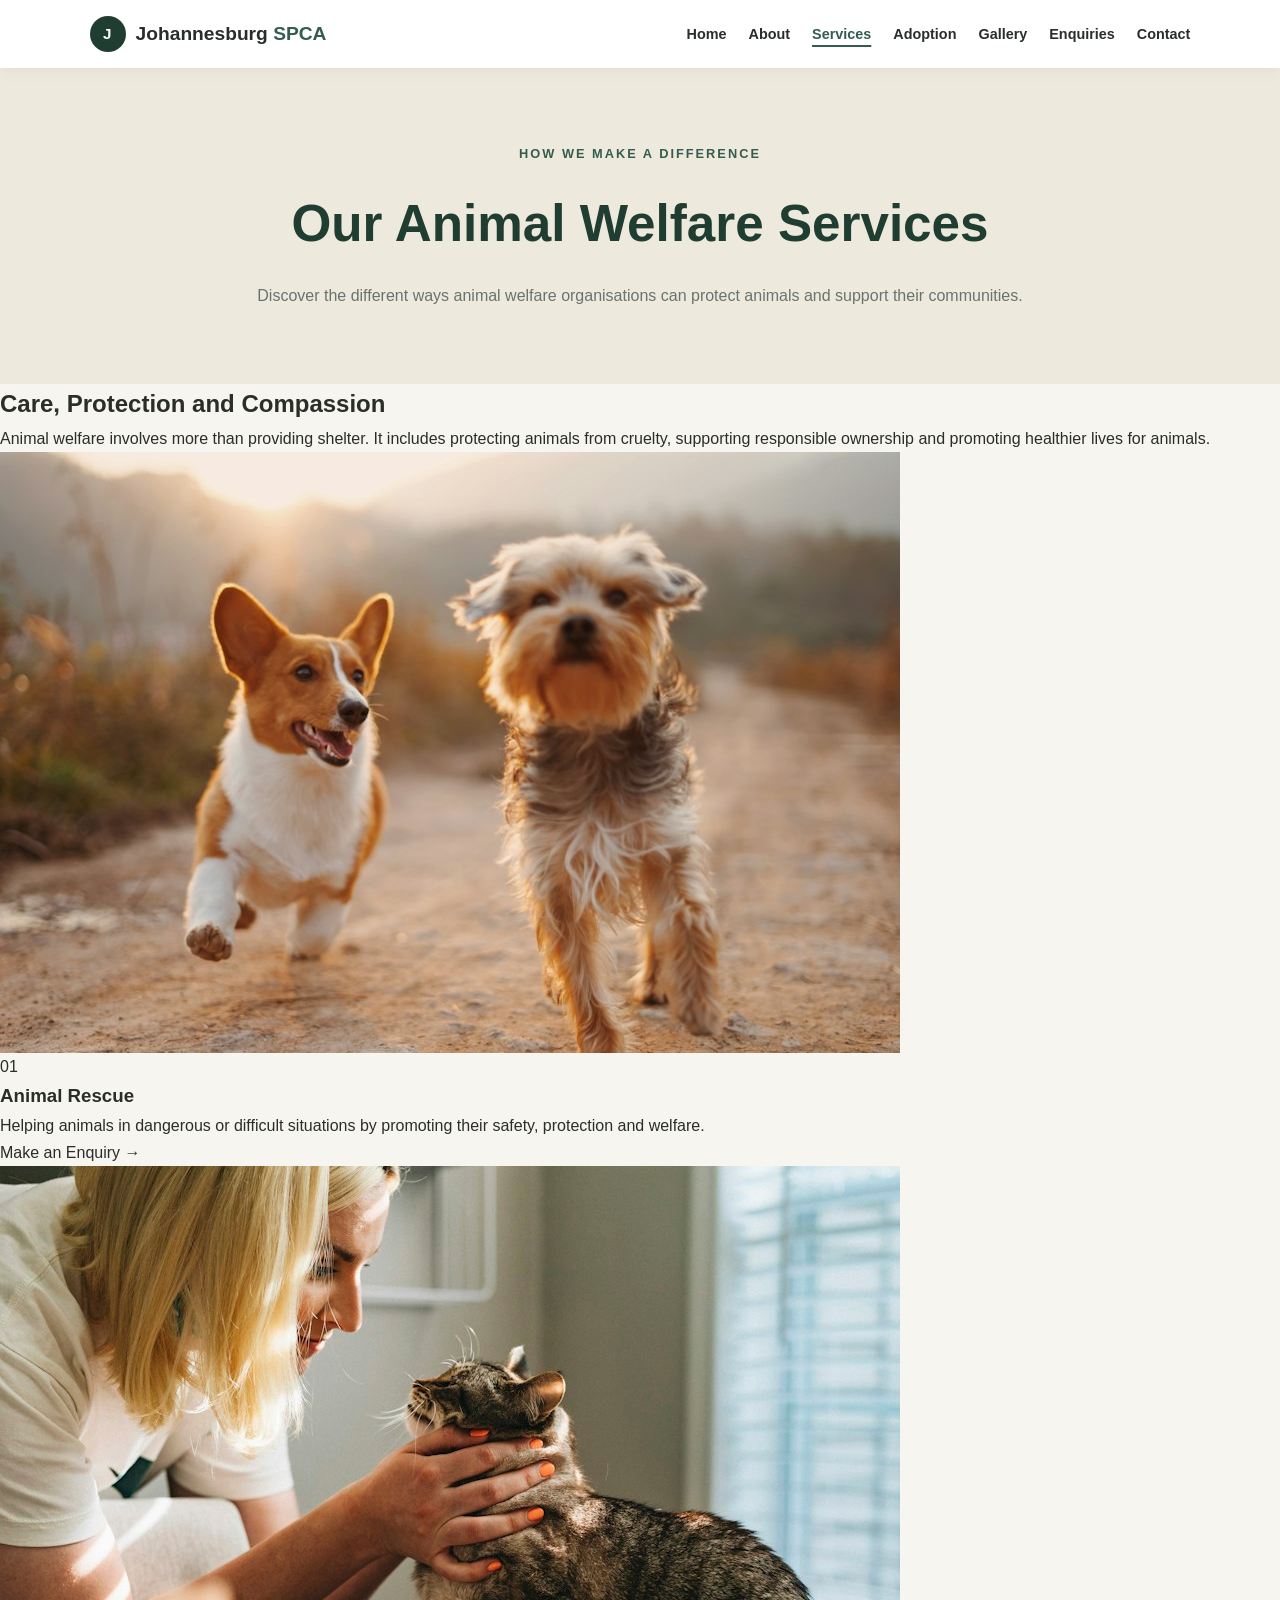
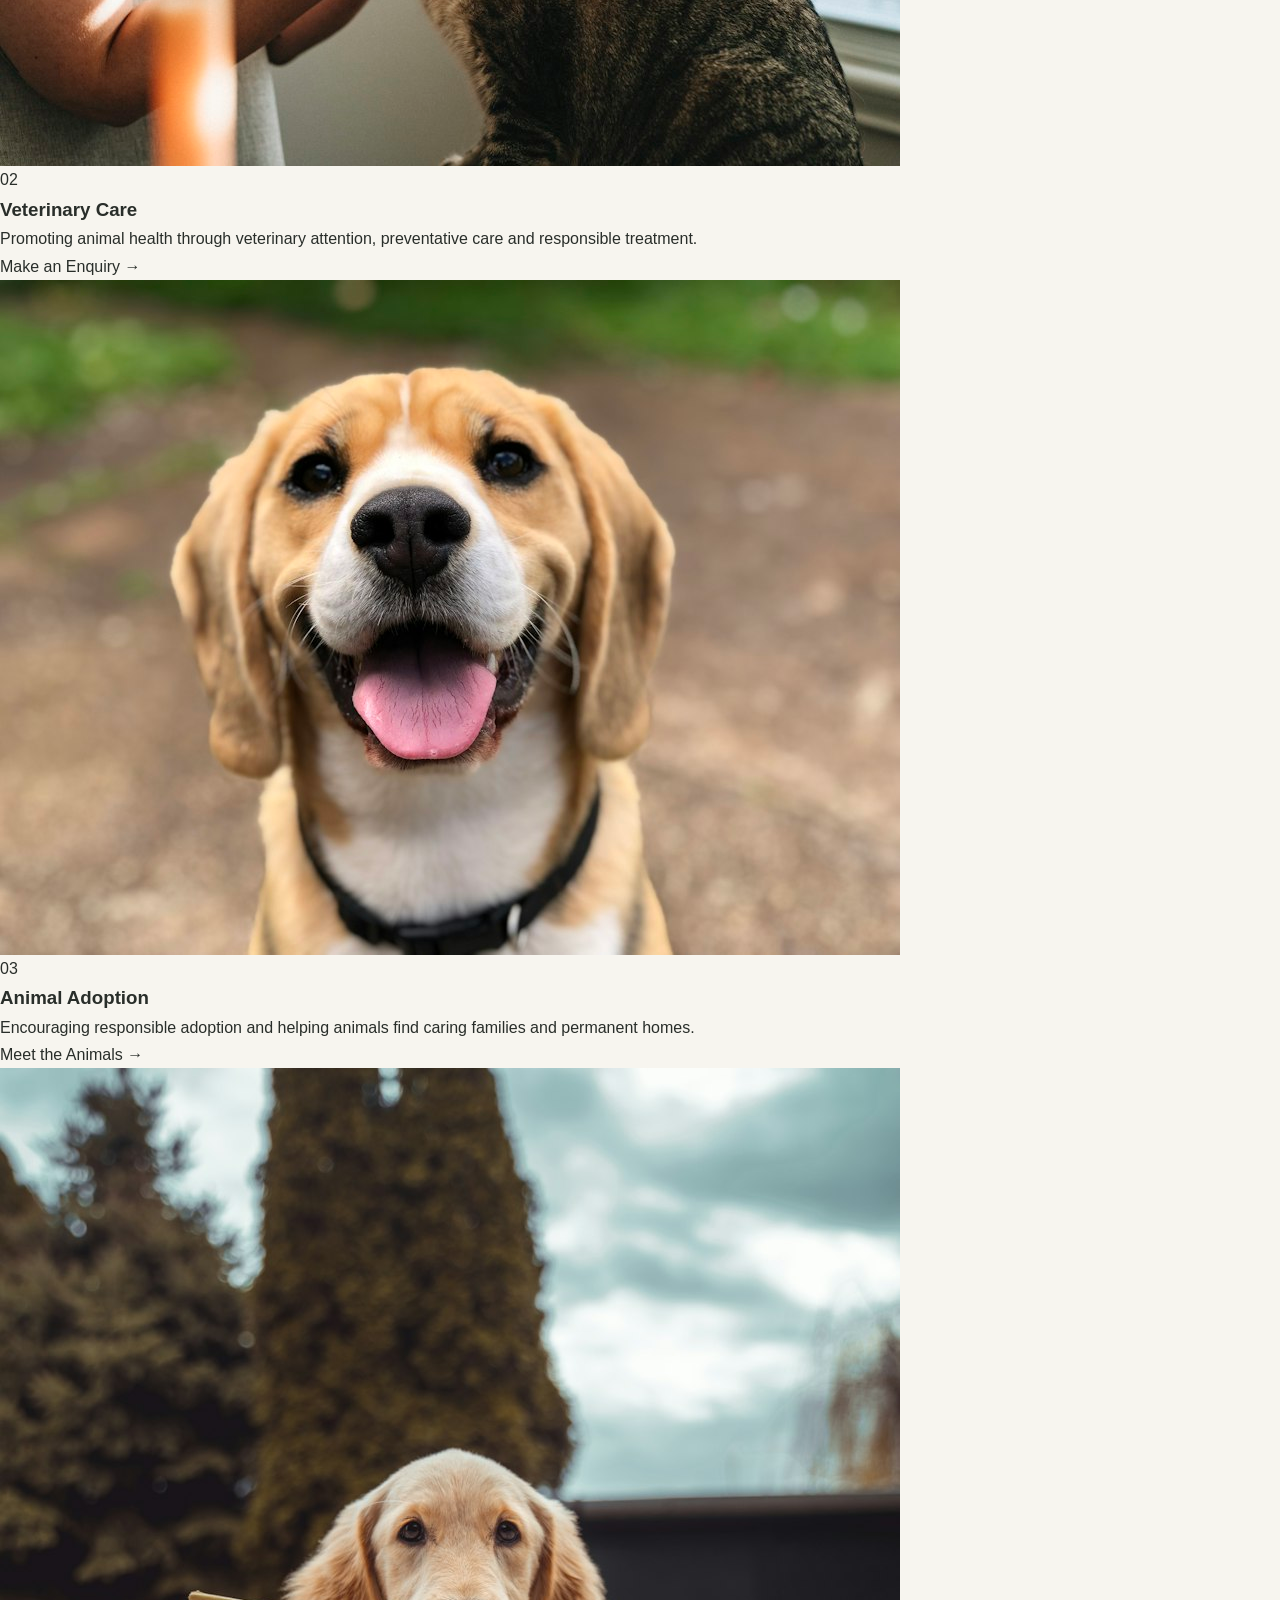
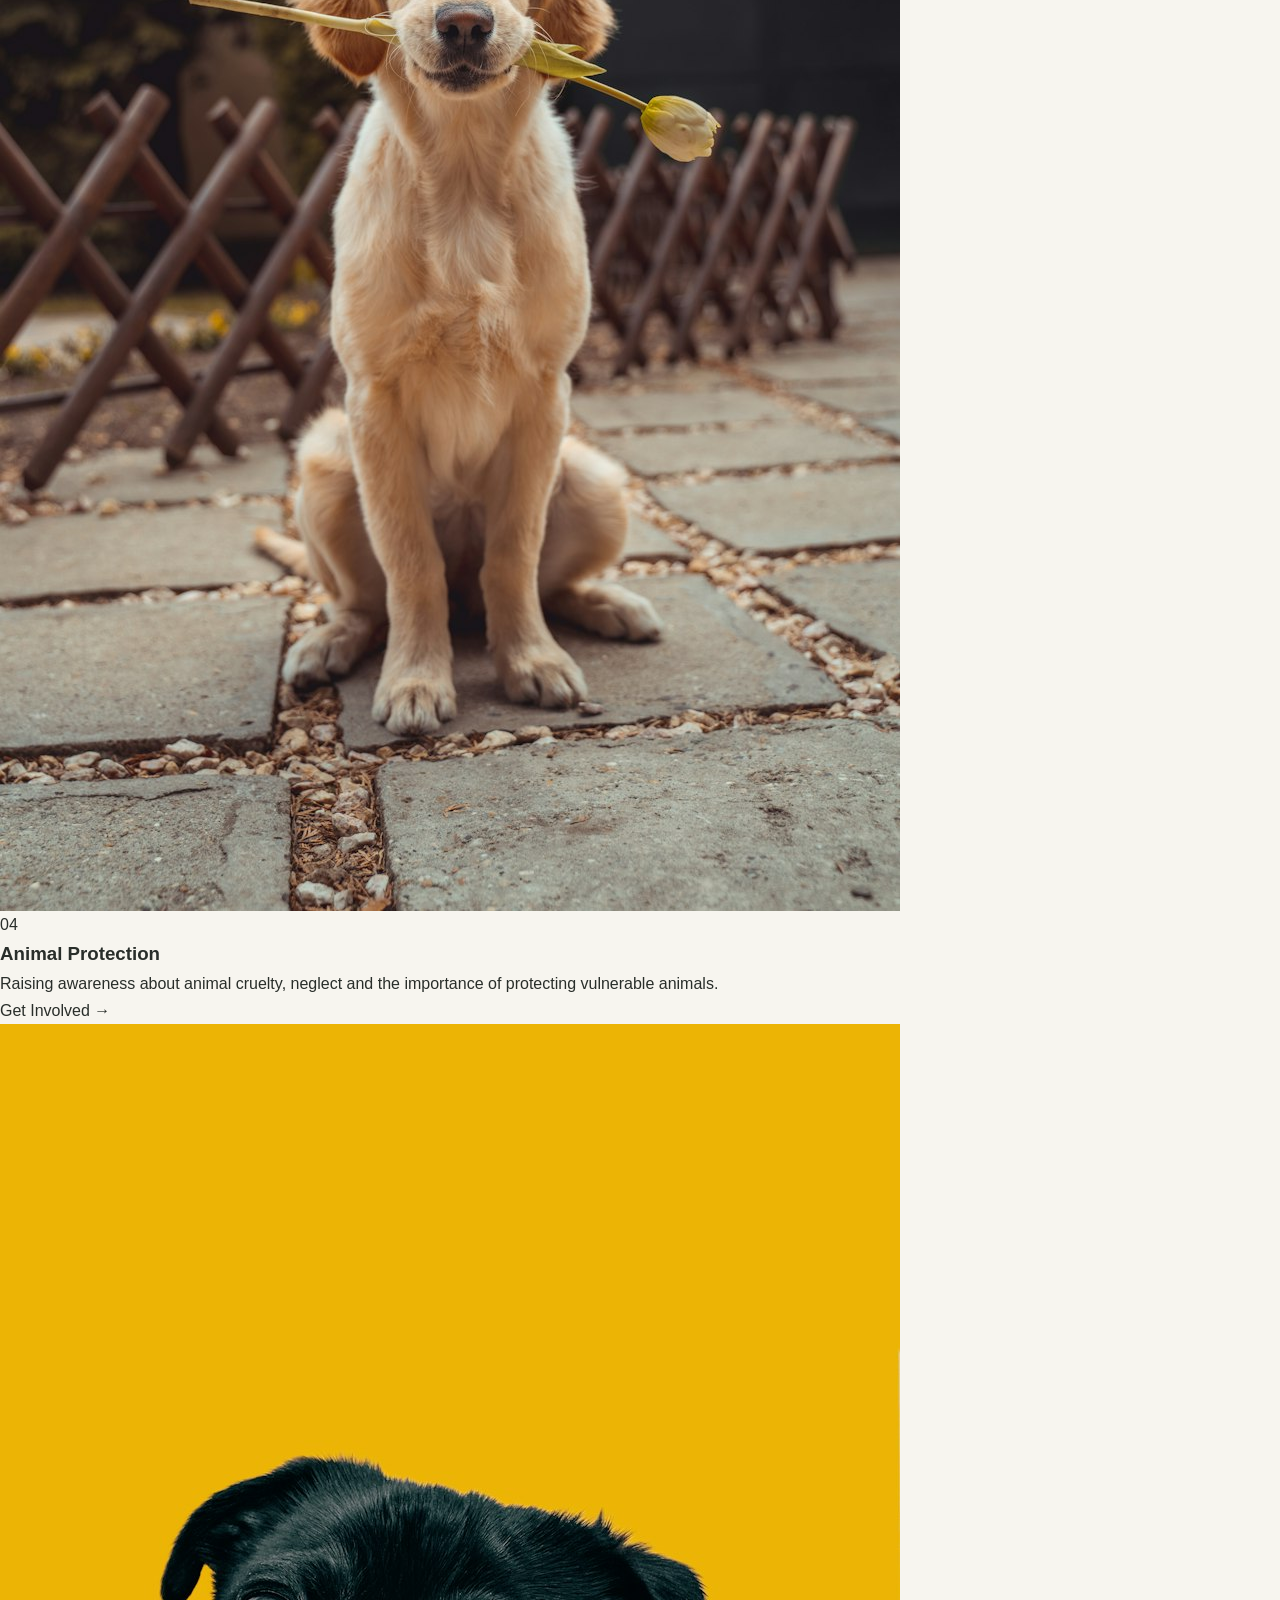
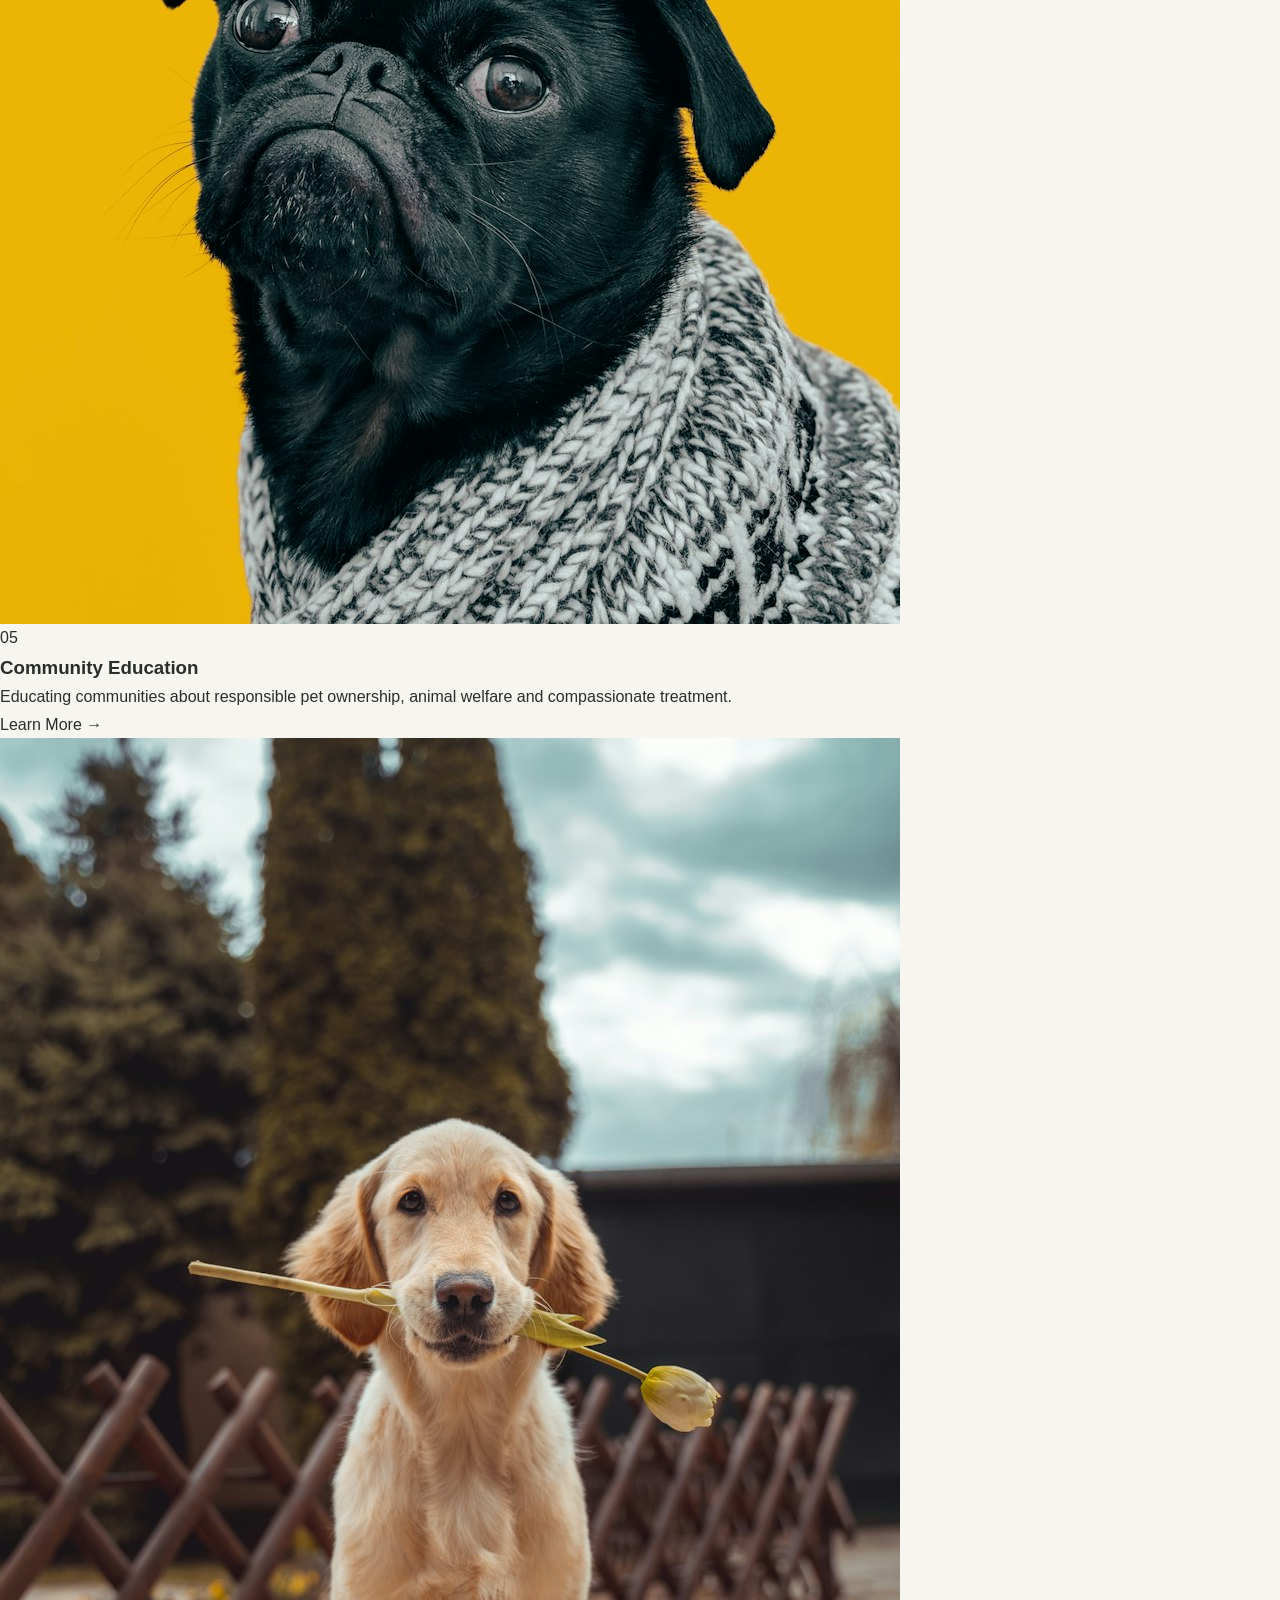
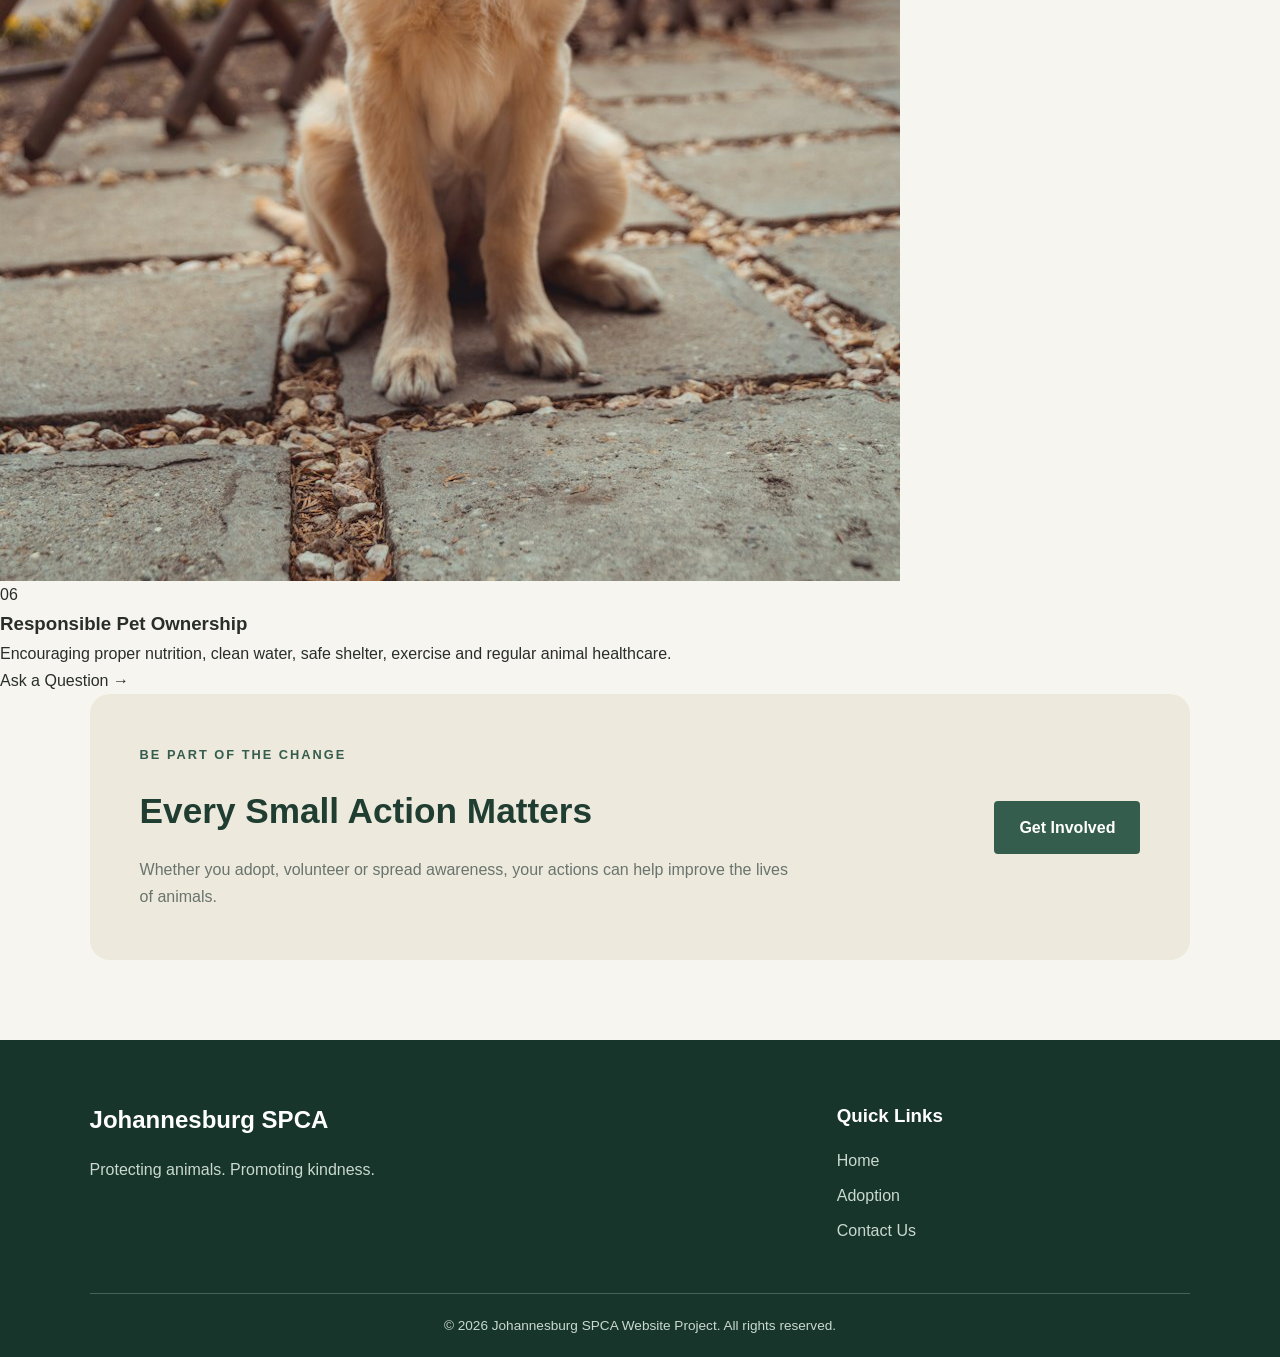
<file: services.html>
<!DOCTYPE html>
<html lang="en">

<head>
    <meta charset="UTF-8">
    <meta name="viewport" content="width=device-width, initial-scale=1.0">

    <title>Our Services | Johannesburg SPCA</title>

    <meta name="description" content="Explore animal welfare services including animal rescue, veterinary care, adoption support and community education.">

    <meta name="keywords" content="Johannesburg SPCA services, animal rescue, veterinary care, pet adoption, animal welfare">

    <meta name="author" content="Promedi Ilunga">

    <link rel="stylesheet" href="css/style.css">
    <script src="script.js" defer></script>
</head>

<body>

    <!-- Website navigation -->
    <header class="site-header">

        <a href="index.html" class="logo">
            <span class="logo-icon" aria-hidden="true">J</span>
            <span>Johannesburg <strong>SPCA</strong></span>
        </a>

        <button class="menu-toggle" id="menuToggle" type="button"
                aria-label="Open navigation menu"
                aria-controls="mainNavigation"
                aria-expanded="false">
            ☰
        </button>

        <nav class="navigation" id="mainNavigation">
            <a href="index.html">Home</a>
            <a href="about.html">About</a>
            <a href="services.html" class="active" aria-current="page">Services</a>
            <a href="adoption.html">Adoption</a>
            <a href="gallery.html">Gallery</a>
            <a href="enquiry.html">Enquiries</a>
            <a href="contact.html">Contact</a>
        </nav>

    </header>

    <main>

        <!-- Page introduction -->
        <section class="page-banner">

            <p class="section-label">How we make a difference</p>

            <h1>Our Animal Welfare Services</h1>

            <p>
                Discover the different ways animal welfare
                organisations can protect animals and support
                their communities.
            </p>

        </section>

        <!-- Services introduction -->
        <section class="services-intro">

            <h2>Care, Protection and Compassion</h2>

            <p>
                Animal welfare involves more than providing shelter.
                It includes protecting animals from cruelty,
                supporting responsible ownership and promoting
                healthier lives for animals.
            </p>

        </section>

        <!-- Services cards -->
        <section class="services-section">

            <div class="services-grid">

                <article class="service-card">

                    <img
                        src="images/dogs-outdoors.jpg"
                        alt="Dogs receiving attention outdoors"
                        loading="lazy"
                        decoding="async">

                    <div class="service-card-content">

                        <span class="service-number">01</span>

                        <h3>Animal Rescue</h3>

                        <p>
                            Helping animals in dangerous or
                            difficult situations by promoting
                            their safety, protection and welfare.
                        </p>

                        <a href="enquiry.html" class="service-link">
                            Make an Enquiry →
                        </a>

                    </div>

                </article>


                <article class="service-card">

                    <img
                        src="images/veterinary-care.jpg"
                        alt="A veterinary professional caring for an animal"
                        loading="lazy"
                        decoding="async">

                    <div class="service-card-content">

                        <span class="service-number">02</span>

                        <h3>Veterinary Care</h3>

                        <p>
                            Promoting animal health through
                            veterinary attention, preventative
                            care and responsible treatment.
                        </p>

                        <a href="enquiry.html" class="service-link">
                            Make an Enquiry →
                        </a>

                    </div>

                </article>


                <article class="service-card">

                    <img
                        src="images/dog-happy.jpg"
                        alt="A dog looking toward the camera"
                        loading="lazy"
                        decoding="async">

                    <div class="service-card-content">

                        <span class="service-number">03</span>

                        <h3>Animal Adoption</h3>

                        <p>
                            Encouraging responsible adoption and
                            helping animals find caring families
                            and permanent homes.
                        </p>

                        <a href="adoption.html" class="service-link">
                            Meet the Animals →
                        </a>

                    </div>

                </article>


                <article class="service-card">

                    <img
                        src="images/golden-retriever.jpg"
                        alt="A golden retriever enjoying the outdoors"
                        loading="lazy"
                        decoding="async">

                    <div class="service-card-content">

                        <span class="service-number">04</span>

                        <h3>Animal Protection</h3>

                        <p>
                            Raising awareness about animal cruelty,
                            neglect and the importance of protecting
                            vulnerable animals.
                        </p>

                        <a href="enquiry.html" class="service-link">
                            Get Involved →
                        </a>

                    </div>

                </article>


                <article class="service-card">

                    <img
                        src="images/dog-portrait.jpg"
                        alt="A dog looking toward the camera"
                        loading="lazy"
                        decoding="async">

                    <div class="service-card-content">

                        <span class="service-number">05</span>

                        <h3>Community Education</h3>

                        <p>
                            Educating communities about responsible
                            pet ownership, animal welfare and
                            compassionate treatment.
                        </p>

                        <a href="about.html" class="service-link">
                            Learn More →
                        </a>

                    </div>

                </article>


                <article class="service-card">

                    <img
                        src="images/golden-retriever.jpg"
                        alt="A happy golden dog"
                        loading="lazy"
                        decoding="async">

                    <div class="service-card-content">

                        <span class="service-number">06</span>

                        <h3>Responsible Pet Ownership</h3>

                        <p>
                            Encouraging proper nutrition, clean
                            water, safe shelter, exercise and
                            regular animal healthcare.
                        </p>

                        <a href="enquiry.html" class="service-link">
                            Ask a Question →
                        </a>

                    </div>

                </article>

            </div>

        </section>

        <!-- Call to action -->
        <section class="adoption-banner">

            <div>

                <p class="section-label">Be part of the change</p>

                <h2>Every Small Action Matters</h2>

                <p>
                    Whether you adopt, volunteer or spread awareness,
                    your actions can help improve the lives of animals.
                </p>

            </div>

            <a href="enquiry.html" class="btn btn-primary">
                Get Involved
            </a>

        </section>

    </main>

    <!-- Footer -->
    <footer class="site-footer">

        <div class="footer-content">

            <div>
                <h2>Johannesburg SPCA</h2>
                <p>Protecting animals. Promoting kindness.</p>
            </div>

            <div>
                <h3>Quick Links</h3>
                <a href="index.html">Home</a>
                <a href="adoption.html">Adoption</a>
                <a href="contact.html">Contact Us</a>
            </div>

        </div>

        <p class="copyright">
            &copy; 2026 Johannesburg SPCA Website Project.
            All rights reserved.
        </p>

    </footer>

</body>
</html>
</file>
<file: css/style.css>
/* ==============================
   JOHANNESBURG SPCA WEBSITE
   Main stylesheet
================================ */

/* 1. General styles */

:root {
    --primary: #355d4d;
    --primary-dark: #203d32;
    --forest: #18352b;
    --accent: #c9b99b;
    --background: #f7f5ef;
    --text: #292e2a;
    --muted: #68746d;
    --beige: #eee9dd;
    --white: #ffffff;
}

* {
    margin: 0;
    padding: 0;
    box-sizing: border-box;
}

html {
    scroll-behavior: smooth;
}

body {
    font-family: "Segoe UI", Arial, Helvetica, sans-serif;
    background: var(--background);
    color: var(--text);
    line-height: 1.7;
}

img {
    max-width: 100%;
    display: block;
}

a {
    text-decoration: none;
    color: inherit;
}

button,
input,
select,
textarea {
    font: inherit;
}

button,
a,
input,
select,
textarea {
    -webkit-tap-highlight-color: transparent;
}

:focus-visible {
    outline: 3px solid #a68d62;
    outline-offset: 3px;
}

/* 2. Navigation */

.site-header {
    background: var(--white);
    display: flex;
    justify-content: space-between;
    align-items: center;
    padding: 16px 7%;
    box-shadow: 0 3px 15px rgba(0, 0, 0, 0.05);
    position: sticky;
    top: 0;
    z-index: 1000;
}

.logo {
    display: flex;
    align-items: center;
    gap: 10px;
    font-size: 1.2rem;
    font-weight: 600;
}

.logo-icon {
    display: grid;
    width: 36px;
    height: 36px;
    place-items: center;
    border-radius: 50%;
    background: var(--primary-dark);
    color: var(--white);
    font-size: 0.95rem;
    font-weight: 700;
    letter-spacing: 0.04em;
}

.logo strong {
    color: var(--primary);
}

.navigation {
    display: flex;
    align-items: center;
    gap: 22px;
}

.navigation a {
    font-size: 0.9rem;
    font-weight: 600;
    transition: color 0.3s ease;
}

.navigation a:hover,
.navigation a.active {
    color: var(--primary);
}

.navigation a.active {
    text-underline-offset: 6px;
    text-decoration: underline;
    text-decoration-thickness: 2px;
}

.menu-toggle {
    display: none;
    background: none;
    border: none;
    font-size: 1.8rem;
    cursor: pointer;
    color: var(--primary-dark);
}

/* 3. Homepage hero */

.hero {
    position: relative;
    display: flex;
    align-items: center;
    min-height: calc(100vh - 76px);
    min-height: calc(100svh - 76px);
    padding: clamp(70px, 10vw, 130px) 7%;
    overflow: hidden;
    isolation: isolate;
    background: var(--forest);
}

.hero-content {
    position: relative;
    z-index: 1;
    max-width: 690px;
    color: var(--white);
}

.hero-label,
.section-label {
    color: var(--primary);
    text-transform: uppercase;
    font-weight: 700;
    letter-spacing: 2px;
    font-size: 0.8rem;
    margin-bottom: 15px;
}

.hero h1 {
    font-size: clamp(2.5rem, 5vw, 4rem);
    line-height: 1.15;
    margin-bottom: 25px;
    color: var(--white);
}

.hero-content > p:not(.hero-label) {
    color: rgba(255, 255, 255, 0.88);
    margin-bottom: 30px;
    max-width: 610px;
}

.hero-content .hero-attribution {
    margin: 24px 0 0;
    color: rgba(255, 255, 255, 0.78);
    font-size: 0.72rem;
}

.hero-attribution a {
    text-decoration: underline;
    text-underline-offset: 3px;
}

.hero-label {
    color: #e6d9c0;
}

.hero-media,
.hero-poster,
.hero-video,
.hero-overlay {
    position: absolute;
    inset: 0;
    width: 100%;
    height: 100%;
}

.hero-media {
    z-index: 0;
}

.hero-poster,
.hero-video {
    object-fit: cover;
}

.hero-video {
    opacity: 0;
    transition: opacity 700ms ease;
}

.hero-video.is-ready {
    opacity: 1;
}

.hero-overlay {
    background:
        linear-gradient(90deg, rgba(14, 33, 26, 0.88) 0%, rgba(14, 33, 26, 0.68) 48%, rgba(14, 33, 26, 0.25) 100%),
        linear-gradient(0deg, rgba(14, 33, 26, 0.25), transparent 55%);
}

/* 4. Buttons */

.hero-buttons {
    display: flex;
    flex-wrap: wrap;
    gap: 15px;
}

.btn {
    display: inline-block;
    padding: 13px 25px;
    border-radius: 4px;
    font-weight: 700;
    transition: background-color 0.2s ease, color 0.2s ease, transform 0.2s ease;
}

.btn-primary {
    background: var(--primary);
    color: var(--white);
}

.btn-primary:hover {
    background: var(--primary-dark);
    transform: translateY(-3px);
}

.btn-secondary {
    border: 2px solid var(--primary);
    color: var(--primary);
}

.btn-secondary:hover {
    background: var(--primary);
    color: var(--white);
}

.hero .btn-secondary {
    border-color: rgba(255, 255, 255, 0.78);
    color: var(--white);
}

.hero .btn-secondary:hover {
    background: var(--white);
    color: var(--forest);
}

/* 5. Introduction section */

.intro-section {
    padding: 80px 7%;
}

.section-heading {
    text-align: center;
    max-width: 700px;
    margin: 0 auto 45px;
}

.section-heading h2,
.adoption-banner h2 {
    font-size: 2.2rem;
    color: var(--primary-dark);
    margin-bottom: 15px;
}

.section-heading > p:last-child {
    color: var(--muted);
}

.feature-grid {
    display: grid;
    grid-template-columns: repeat(3, 1fr);
    gap: 25px;
}

.feature-card {
    background: var(--white);
    padding: 35px;
    border-radius: 15px;
    text-align: center;
    box-shadow: 0 5px 20px rgba(0, 0, 0, 0.04);
    transition: transform 0.3s ease;
}

.feature-card:hover {
    transform: translateY(-8px);
}

.feature-icon {
    display: grid;
    width: 48px;
    height: 48px;
    place-items: center;
    margin: 0 auto 15px;
    border-radius: 50%;
    background: var(--beige);
    color: var(--primary-dark);
    font-size: 0.8rem;
    font-weight: 700;
}

.feature-card h3 {
    color: var(--primary);
    margin-bottom: 10px;
}

.feature-card p {
    color: var(--muted);
}

/* 6. Adoption banner */

.adoption-banner {
    margin: 0 7% 80px;
    padding: 50px;
    border-radius: 20px;
    background: var(--beige);
    display: flex;
    justify-content: space-between;
    align-items: center;
    gap: 30px;
}

.adoption-banner p:not(.section-label) {
    color: var(--muted);
    max-width: 650px;
}

/* 7. Footer */

.site-footer {
    background: var(--forest);
    color: var(--white);
    padding: 60px 7% 20px;
}

.footer-content {
    display: grid;
    grid-template-columns: 2fr 1fr;
    gap: 40px;
    margin-bottom: 40px;
}

.footer-content h2,
.footer-content h3 {
    margin-bottom: 15px;
}

.footer-content p {
    color: #c9d9d0;
}

.footer-content a {
    display: block;
    margin-bottom: 8px;
    color: #c9d9d0;
}

.footer-content a:hover {
    color: var(--accent);
}

.copyright {
    text-align: center;
    border-top: 1px solid #416454;
    padding-top: 20px;
    font-size: 0.85rem;
    color: #c9d9d0;
}

/* 8. Responsive design */

@media (max-width: 1000px) {

    .navigation {
        gap: 12px;
    }

}

@media (max-width: 768px) {

    .site-header {
        padding: 15px 5%;
    }

    .menu-toggle {
        display: block;
    }

    .navigation {
        display: none;
        position: absolute;
        top: 100%;
        left: 0;
        width: 100%;
        background: var(--white);
        flex-direction: column;
        align-items: stretch;
        padding: 20px 5%;
        gap: 0;
        box-shadow: 0 10px 15px rgba(0, 0, 0, 0.05);
    }

    .navigation.open {
        display: flex;
    }

    .navigation a {
        padding: 12px 0;
        border-bottom: 1px solid #eeeeee;
    }

    .hero {
        min-height: calc(100vh - 66px);
        min-height: calc(100svh - 66px);
        padding: 75px 5%;
    }

    .intro-section {
        padding: 60px 5%;
    }

    .feature-grid {
        grid-template-columns: 1fr;
    }

    .adoption-banner {
        margin: 0 5% 60px;
        padding: 30px;
        flex-direction: column;
        align-items: flex-start;
    }

    .footer-content {
        grid-template-columns: 1fr;
    }
}
/* ==============================
   ABOUT PAGE
================================ */

.page-banner {
    text-align: center;
    padding: 75px 7%;
    background: var(--beige);
}

.page-banner h1 {
    color: var(--primary-dark);
    font-size: clamp(2rem, 5vw, 3.2rem);
    margin-bottom: 15px;
}

.page-banner > p:last-child {
    color: var(--muted);
}

/* About content */

.about-content {
    display: grid;
    grid-template-columns: 1fr 1fr;
    gap: 55px;
    align-items: center;
    padding: 80px 7%;
}

.about-image img {
    width: 100%;
    height: 420px;
    object-fit: cover;
    border-radius: 20px;
}

.about-text h2 {
    color: var(--primary-dark);
    font-size: 2.2rem;
    line-height: 1.2;
    margin-bottom: 20px;
}

.about-text p:not(.section-label) {
    color: var(--muted);
    margin-bottom: 18px;
}

/* Accordion */

.faq-section {
    padding: 75px 7%;
    background: var(--beige);
}

.accordion {
    max-width: 850px;
    margin: auto;
}

.accordion-item {
    background: white;
    margin-bottom: 15px;
    border-radius: 10px;
    overflow: hidden;
    box-shadow: 0 3px 12px rgba(0, 0, 0, 0.04);
}

.accordion-button {
    width: 100%;
    padding: 22px;
    border: none;
    background: white;
    color: var(--primary-dark);
    font-size: 1rem;
    font-weight: bold;
    text-align: left;
    display: flex;
    justify-content: space-between;
    align-items: center;
    cursor: pointer;
}

.accordion-button:hover {
    background: #f5faf6;
}

.accordion-icon {
    font-size: 1.5rem;
    color: var(--primary);
}

.accordion-content {
    padding: 0 22px 22px;
    color: var(--muted);
    animation: reveal 0.3s ease;
}

.accordion-content[hidden] {
    display: none;
}

@keyframes reveal {
    from {
        opacity: 0;
        transform: translateY(-5px);
    }

    to {
        opacity: 1;
        transform: translateY(0);
    }
}

/* About page mobile layout */

@media (max-width: 768px) {

    .about-content {
        grid-template-columns: 1fr;
        padding: 50px 5%;
        gap: 30px;
    }

    .about-image img {
        height: 300px;
    }

    .faq-section {
        padding: 55px 5%;
    }

    .page-banner {
        padding: 55px 5%;
    }
}

/* ==============================
   ADOPTION PAGE
================================ */

.adoption-intro {
    text-align: center;
    max-width: 800px;
    margin: auto;
    padding: 65px 7% 35px;
}

.adoption-intro h2 {
    color: var(--primary-dark);
    font-size: 2rem;
    margin-bottom: 15px;
}

.adoption-intro p {
    color: var(--muted);
}

.demo-notice {
    background: #eee9dd;
    color: #494a42 !important;
    padding: 12px;
    border-radius: 8px;
    margin-top: 20px;
    font-size: 0.9rem;
}

/* Search section */

.animal-search-section {
    padding: 45px 7% 80px;
}

.search-heading {
    text-align: center;
    margin-bottom: 30px;
}

.search-heading h2 {
    color: var(--primary-dark);
    font-size: 2rem;
}

.search-heading p {
    color: var(--muted);
}

.animal-controls {
    display: flex;
    justify-content: center;
    gap: 15px;
    margin-bottom: 25px;
}

.animal-controls input,
.animal-controls select {
    padding: 14px;
    border: 1px solid #d4ded6;
    border-radius: 8px;
    font-size: 1rem;
    background: white;
}

.animal-controls input {
    width: 350px;
}

.animal-controls select {
    min-width: 180px;
}

.animal-controls input:focus,
.animal-controls select:focus {
    outline: 2px solid var(--primary);
    outline-offset: 2px;
}

.animal-count {
    text-align: center;
    color: var(--muted);
    margin-bottom: 25px;
}

/* Animal cards */

.animal-grid {
    display: grid;
    grid-template-columns: repeat(3, 1fr);
    gap: 28px;
}

.animal-card {
    background: white;
    border-radius: 15px;
    overflow: hidden;
    box-shadow: 0 5px 20px rgba(0, 0, 0, 0.06);
    transition: transform 0.3s ease;
}

.animal-card:hover {
    transform: translateY(-7px);
}

.animal-card img {
    width: 100%;
    height: 250px;
    object-fit: cover;
}

.animal-details {
    padding: 22px;
}

.animal-type {
    display: inline-block;
    background: #e5e9e1;
    color: var(--primary);
    padding: 5px 12px;
    border-radius: 20px;
    font-size: 0.8rem;
    font-weight: bold;
}

.animal-details h3 {
    color: var(--primary-dark);
    margin: 12px 0 5px;
    font-size: 1.4rem;
}

.animal-details p {
    color: var(--muted);
    margin-bottom: 15px;
}

.animal-details .btn {
    width: 100%;
    text-align: center;
}

.no-animals {
    text-align: center;
    padding: 35px;
    color: var(--muted);
    background: white;
    border-radius: 12px;
}

.no-animals[hidden] {
    display: none;
}

/* Adoption page mobile layout */

@media (max-width: 900px) {

    .animal-grid {
        grid-template-columns: repeat(2, 1fr);
    }

}

@media (max-width: 600px) {

    .animal-grid {
        grid-template-columns: 1fr;
    }

    .animal-controls {
        flex-direction: column;
    }

    .animal-controls input,
    .animal-controls select {
        width: 100%;
    }

    .animal-search-section {
        padding: 35px 5% 60px;
    }

    .adoption-intro {
        padding: 45px 5% 25px;
    }

}
/* ==============================
   GALLERY PAGE
================================ */

.gallery-section {
    padding: 75px 7%;
}

.gallery-grid {
    display: grid;
    grid-template-columns: repeat(3, 1fr);
    gap: 22px;
}

.gallery-item {
    position: relative;
    border: none;
    padding: 0;
    border-radius: 14px;
    overflow: hidden;
    background: var(--forest);
    cursor: pointer;
    text-align: left;
}

.gallery-item img {
    width: 100%;
    height: 280px;
    object-fit: cover;
    transition: transform 0.4s ease, opacity 0.4s ease;
}

.gallery-item:hover img {
    transform: scale(1.08);
    opacity: 0.8;
}

.gallery-caption {
    position: absolute;
    bottom: 0;
    left: 0;
    width: 100%;
    padding: 25px 18px 15px;
    color: white;
    font-weight: bold;
    background: linear-gradient(transparent, rgba(0, 0, 0, 0.8));
}

/* Lightbox background */

.lightbox {
    position: fixed;
    inset: 0;
    z-index: 2000;
    background: rgba(0, 0, 0, 0.94);
    display: flex;
    justify-content: center;
    align-items: center;
    padding: 60px 80px;
}

.lightbox[hidden] {
    display: none;
}

.lightbox-figure {
    text-align: center;
    max-width: 850px;
    width: 100%;
}

.lightbox-figure img {
    max-width: 100%;
    max-height: 75vh;
    width: auto;
    height: auto;
    object-fit: contain;
    margin: auto;
    border-radius: 10px;
}

.lightbox-figure figcaption {
    color: white;
    margin-top: 15px;
    font-size: 1.1rem;
}

/* Lightbox buttons */

.lightbox-close,
.lightbox-nav {
    position: absolute;
    border: none;
    color: white;
    background: rgba(255, 255, 255, 0.15);
    cursor: pointer;
    border-radius: 50%;
    display: flex;
    justify-content: center;
    align-items: center;
    transition: background 0.3s ease;
}

.lightbox-close:hover,
.lightbox-nav:hover {
    background: var(--primary);
}

.lightbox-close {
    top: 25px;
    right: 30px;
    width: 45px;
    height: 45px;
    font-size: 2rem;
}

.lightbox-nav {
    width: 48px;
    height: 48px;
    font-size: 1.4rem;
    top: 50%;
    transform: translateY(-50%);
}

.lightbox-prev {
    left: 25px;
}

.lightbox-next {
    right: 25px;
}

/* Gallery responsiveness */

@media (max-width: 900px) {

    .gallery-grid {
        grid-template-columns: repeat(2, 1fr);
    }

}

@media (max-width: 600px) {

    .gallery-grid {
        grid-template-columns: 1fr;
    }

    .gallery-section {
        padding: 50px 5%;
    }

    .gallery-item img {
        height: 260px;
    }

    .lightbox {
        padding: 55px 15px;
    }

    .lightbox-prev {
        left: 10px;
    }

    .lightbox-next {
        right: 10px;
    }

}
/* ==============================
   ENQUIRY PAGE
================================ */

.enquiry-section {
    display: grid;
    grid-template-columns: 0.8fr 1.2fr;
    gap: 55px;
    padding: 75px 7%;
    align-items: start;
}

.enquiry-information h2 {
    color: var(--primary-dark);
    font-size: 2rem;
    margin-bottom: 18px;
}

.enquiry-information > p {
    color: var(--muted);
}

.enquiry-note {
    background: var(--beige);
    padding: 25px;
    border-radius: 12px;
    margin-top: 30px;
}

.enquiry-note h3 {
    color: var(--primary-dark);
    margin-bottom: 10px;
}

.enquiry-note p {
    color: var(--muted);
}

.enquiry-form-container {
    background: white;
    padding: 35px;
    border-radius: 15px;
    box-shadow: 0 5px 25px rgba(0, 0, 0, 0.07);
}

.form-group {
    margin-bottom: 22px;
}

.form-group label {
    display: block;
    font-weight: bold;
    color: var(--primary-dark);
    margin-bottom: 9px;
}

.form-group input,
.form-group select,
.form-group textarea {
    width: 100%;
    padding: 14px;
    border: 1px solid #d4ded6;
    border-radius: 8px;
    font-family: inherit;
    font-size: 1rem;
    background: #fff;
}

.form-group input:focus,
.form-group select:focus,
.form-group textarea:focus {
    outline: 2px solid var(--primary);
    outline-offset: 2px;
}

.form-group textarea {
    resize: vertical;
}

.enquiry-form-container button {
    width: 100%;
    border: none;
    cursor: pointer;
}

.form-status {
    margin-top: 18px;
    font-weight: bold;
    line-height: 1.5;
}

.form-status.success {
    color: #167344;
}

.form-status.error {
    color: #b42318;
}

.form-status.info {
    color: var(--primary-dark);
    background: #f1efe8;
    padding: 12px 14px;
    border-radius: 6px;
}

.form-status:empty {
    display: none;
}

@media (max-width: 768px) {

    .enquiry-section {
        grid-template-columns: 1fr;
        padding: 50px 5%;
        gap: 30px;
    }

    .enquiry-form-container {
        padding: 23px;
    }

}
/* ==============================
   CONTACT PAGE
================================ */

.contact-section {
    padding: 70px 7%;
}

.contact-heading,
.contact-form-heading {
    text-align: center;
    max-width: 750px;
    margin: 0 auto 40px;
}

.contact-heading h2,
.contact-form-heading h2 {
    color: var(--primary-dark);
    font-size: 2rem;
    margin-bottom: 15px;
}

.contact-heading p,
.contact-form-heading p {
    color: var(--muted);
}

.contact-grid {
    display: grid;
    grid-template-columns: repeat(4, 1fr);
    gap: 22px;
}

.contact-card {
    background: white;
    padding: 28px 20px;
    border-radius: 14px;
    box-shadow: 0 5px 20px rgba(0, 0, 0, 0.06);
    transition: transform 0.3s ease;
}

.contact-card:hover {
    transform: translateY(-6px);
}

.contact-icon {
    display: inline-grid;
    width: 38px;
    height: 38px;
    place-items: center;
    border-radius: 50%;
    background: var(--beige);
    color: var(--primary-dark);
    font-size: 0.75rem;
    font-weight: 700;
}

.contact-card h3 {
    color: var(--primary-dark);
    margin: 15px 0;
}

.contact-card p {
    color: var(--muted);
    margin-bottom: 15px;
}

.contact-card a {
    color: var(--primary);
    font-weight: bold;
}

/* Map */

.map-section {
    padding: 50px 7% 75px;
    background: #f1efe8;
}

.map-container {
    max-width: 1100px;
    margin: auto;
    overflow: hidden;
    border-radius: 15px;
    box-shadow: 0 5px 25px rgba(0, 0, 0, 0.1);
}

.map-container iframe {
    display: block;
}

/* Contact form */

.contact-form-section {
    padding: 75px 7%;
}

.contact-form {
    max-width: 750px;
    margin: auto;
    background: white;
    padding: 35px;
    border-radius: 15px;
    box-shadow: 0 5px 25px rgba(0, 0, 0, 0.07);
}

.contact-form button {
    width: 100%;
    border: none;
    cursor: pointer;
}

/* Responsive layout */

@media (max-width: 950px) {

    .contact-grid {
        grid-template-columns: repeat(2, 1fr);
    }

}

@media (max-width: 600px) {

    .contact-grid {
        grid-template-columns: 1fr;
    }

    .contact-section,
    .contact-form-section,
    .map-section {
        padding-left: 5%;
        padding-right: 5%;
    }

    .contact-form {
        padding: 23px;
    }

}

@media (prefers-reduced-motion: reduce) {
    html {
        scroll-behavior: auto;
    }

    *,
    *::before,
    *::after {
        animation-duration: 0.01ms !important;
        animation-iteration-count: 1 !important;
        scroll-behavior: auto !important;
        transition-duration: 0.01ms !important;
    }

    .hero-video {
        display: none;
    }
}
</file>
